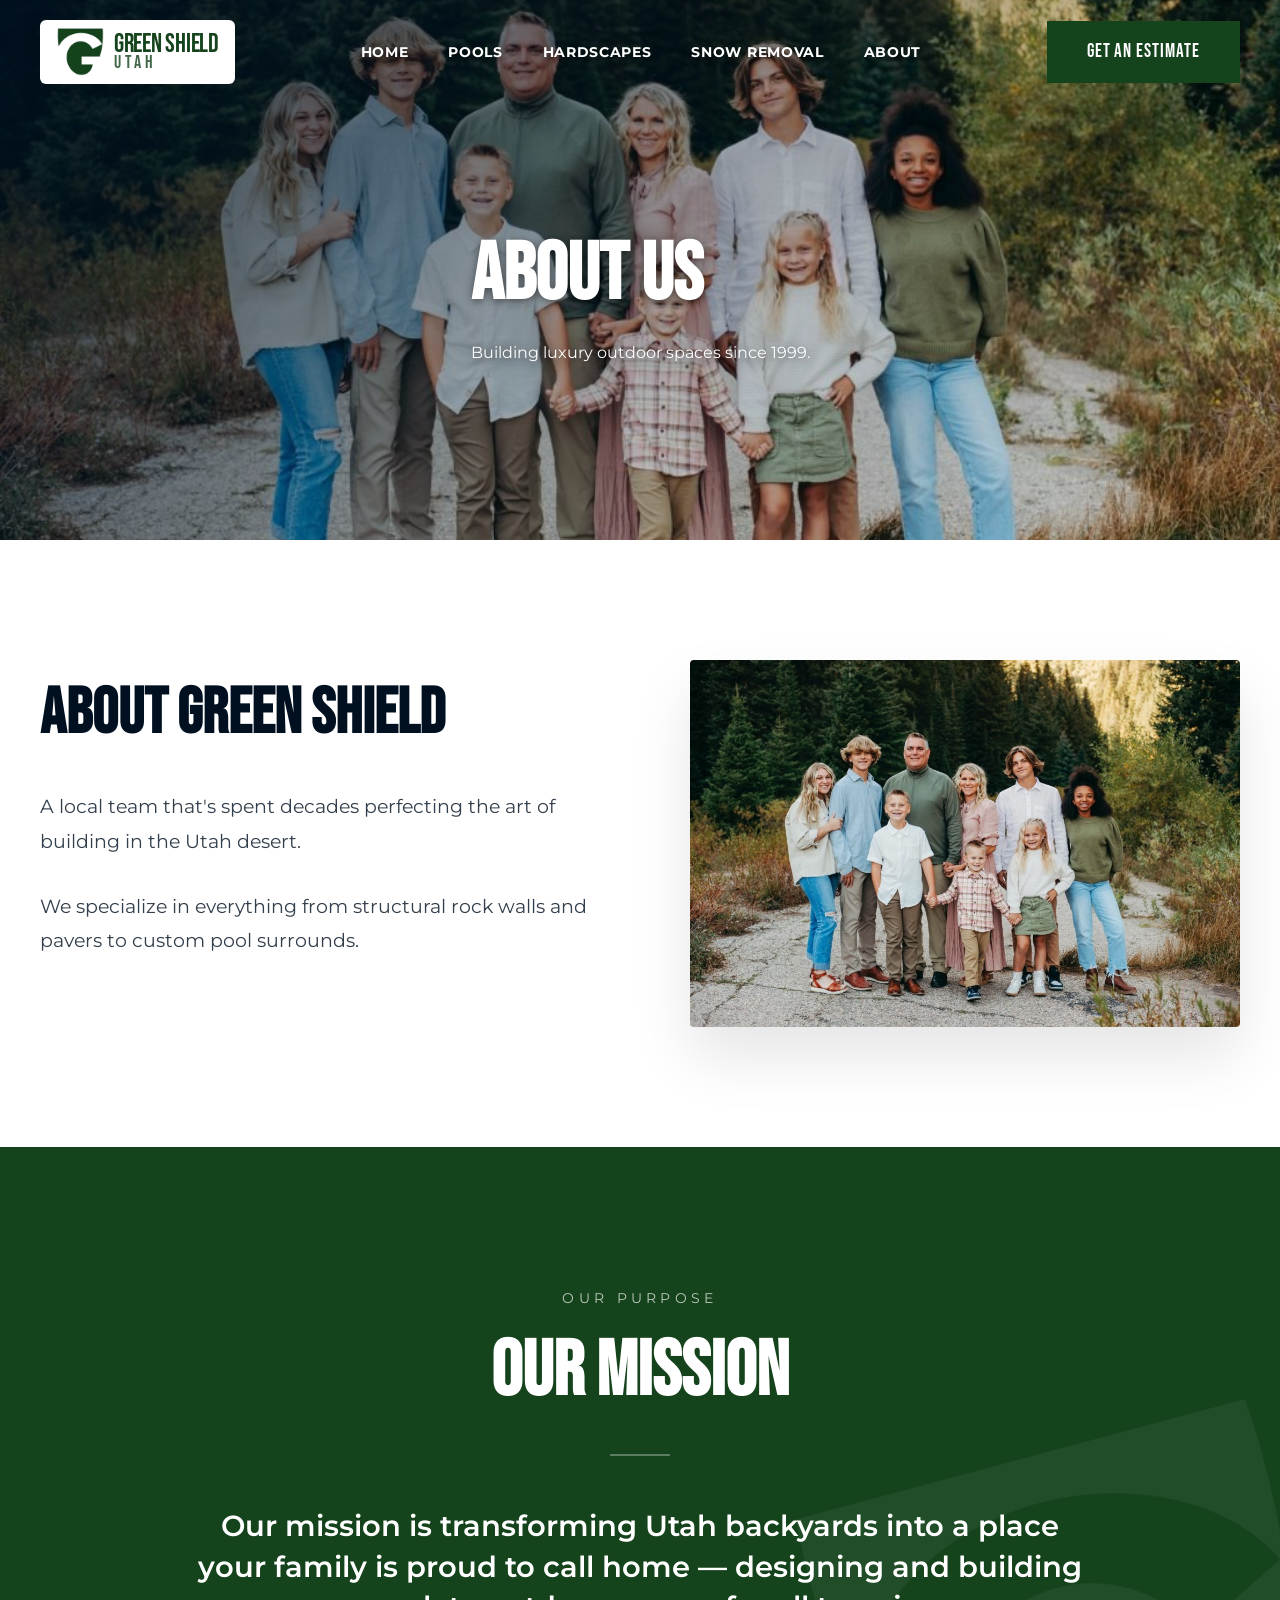
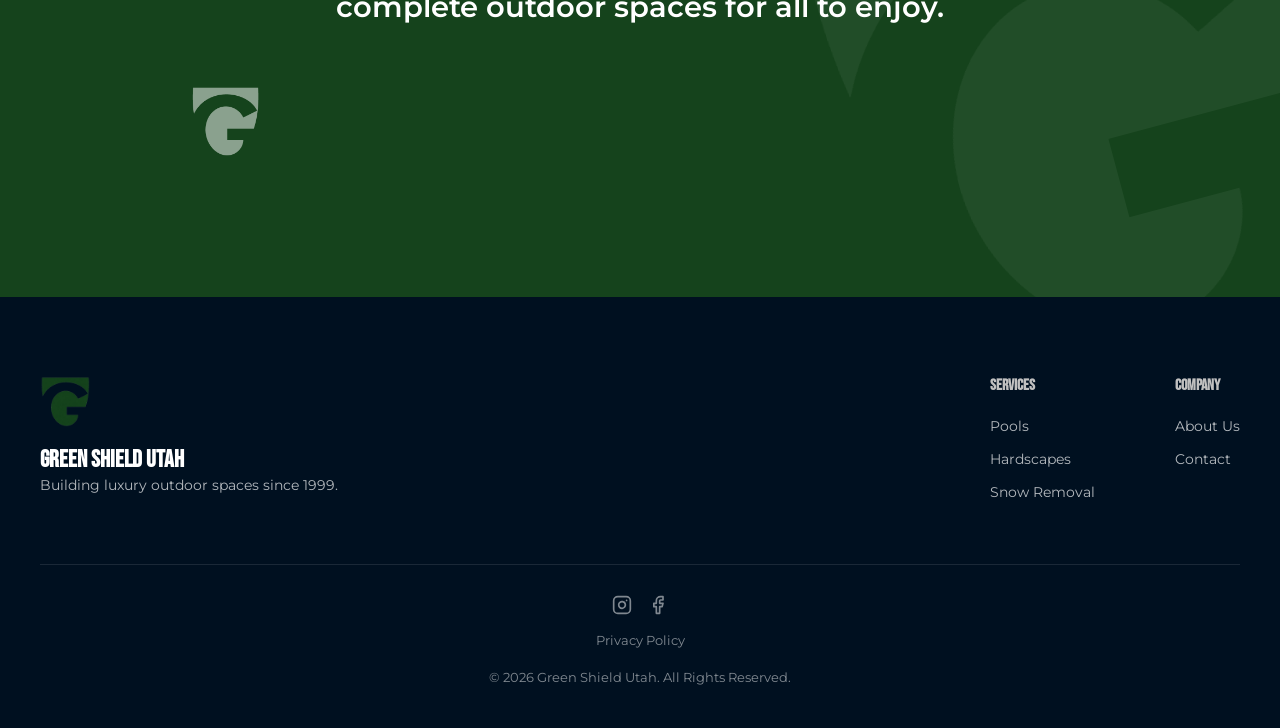
<file: about.html>
<!DOCTYPE html>
<html lang="en">
<head>
    <meta charset="UTF-8">
    <meta name="viewport" content="width=device-width, initial-scale=1.0">
    <title>About Us | Green Shield Utah</title>
    <meta name="description" content="Learn about Green Shield Utah's commitment to quality craftsmanship and integrity.">
    
    <!-- Fonts -->
    <link rel="preconnect" href="https://fonts.googleapis.com">
    <link rel="preconnect" href="https://fonts.gstatic.com" crossorigin>
    <link href="https://fonts.googleapis.com/css2?family=Bebas+Neue&family=Montserrat:wght@400;600;700&display=swap" rel="stylesheet">
    
    <!-- Favicon -->
    <link rel="icon" type="image/png" href="assets/images/logo.png">
    
    <!-- Styles -->
    <link rel="stylesheet" href="style.css">
    <!-- HubSpot Tracking Code -->
    <script type="text/javascript" id="hs-script-loader" async defer src="//js.hs-scripts.com/244953477.js"></script>
</head>
<body>

    <header>
        <div class="container">
            <nav>
                <a href="index.html" class="logo-container">
                    <img src="assets/images/transparentlogo.png" alt="Green Shield Utah Logo" class="logo-mark">
                    <div class="logo-text" >GREEN SHIELD<br><span style="font-size: 0.7em; letter-spacing: 0.2em; opacity: 0.8;">UTAH</span></div>
                </a>
                <div class="menu-toggle"><span></span><span></span><span></span></div><ul class="nav-links">
                    <li><a href="index.html" >Home</a></li>
                    <li><a href="pools.html" >Pools</a></li>
                    <li><a href="hardscapes.html" >Hardscapes</a></li>
                    <li><a href="snow.html" >Snow Removal</a></li>
                    <li><a href="about.html" >About</a></li>
                </ul>
                <a href="index.html#contact" class="btn btn-primary">Get an Estimate</a>
            </nav>
        </div>
    </header>

    <main>
        <!-- About Hero -->
        <section class="hero" style="background-image: url('assets/images/team.jpg');">
            <div class="container">
                <div class="hero-content reveal">
                    <h1 style="font-size: 5rem;">About Us</h1>
                    <p>Building luxury outdoor spaces since 1999.</p>
                </div>
            </div>
        </section>

        <section style="padding: 120px 0;">
            <div class="container">
                <div style="display: grid; grid-template-columns: 1fr 1fr; gap: 100px; align-items: center;">
                    <div class="reveal">
                        <h2 style="font-size: clamp(3rem, 5vw, 4.5rem); margin-bottom: 40px; color: var(--color-navy);">About Green Shield</h2>
                        <p style="margin-bottom: 30px; font-size: 1.2rem; opacity: 0.8; max-width: 100%; line-height: 1.8;">A local team that's spent decades perfecting the art of building in the Utah desert.</p>
                        <p style="margin-bottom: 50px; font-size: 1.2rem; opacity: 0.8; max-width: 100%; line-height: 1.8;">We specialize in everything from structural rock walls and pavers to custom pool surrounds.</p>
                    </div>
                    <div class="reveal">
                        <img src="assets/images/team.jpg" alt="Green Shield Utah Team" style="border-radius: 4px; box-shadow: 0 30px 60px rgba(0,0,0,0.1);">
                    </div>
                </div>
            </div>
        </section>

        <!-- Our Mission Section -->
        <section style="background: var(--color-forest); color: var(--color-white); padding: 140px 0; position: relative; overflow: hidden;">
            <!-- Subtle Background Shield Mark -->
            <div style="position: absolute; right: -50px; bottom: -50px; opacity: 0.05; transform: rotate(-15deg);">
                <img src="assets/images/transparentlogo.png" alt="" style="width: 500px; filter: brightness(0) invert(1);">
            </div>
            
            <div class="container">
                <div style="max-width: 900px; margin: 0 auto; text-align: center;" class="reveal">
                    <span style="text-transform: uppercase; letter-spacing: 0.3em; font-size: 0.9rem; opacity: 0.7; margin-bottom: 20px; display: block;">Our Purpose</span>
                    <h2 style="font-size: clamp(3rem, 6vw, 5rem); margin-bottom: 40px; color: var(--color-white);">Our Mission</h2>
                    <div style="height: 2px; width: 60px; background: var(--color-white); margin: 0 auto 50px; opacity: 0.3;"></div>
                    <p style="font-size: 1.8rem; line-height: 1.4; font-weight: 600; max-width: 100%; margin-bottom: 60px;">Our mission is transforming Utah backyards into a place your family is proud to call home — designing and building complete outdoor spaces for all to enjoy.</p>
                    <img src="assets/images/transparentlogo.png" alt="Green Shield Utah" style="width: 70px; filter: brightness(0) invert(1); opacity: 0.5;">
                </div>
            </div>
        </section>
    </main>

    <footer style="background: var(--color-navy); color: var(--color-white); padding: 80px 0 40px;">
        <div class="container">
            <div style="display: flex; justify-content: space-between; align-items: flex-start; margin-bottom: 60px;">
                <div>
                    <img src="assets/images/transparentlogo.png" alt="Logo" style="width: 50px; margin-bottom: 20px;">
                    <h3 style="font-size: 1.5rem;">Green Shield Utah</h3>
                    <p style="opacity: 0.7; font-size: 0.9rem;">Building luxury outdoor spaces since 1999.</p>
                </div>
                <div style="display: flex; gap: 80px;">
                    <div>
                        <h4 style="margin-bottom: 20px; color: var(--color-mist-gray);">Services</h4>
                        <ul style="opacity: 0.7; font-size: 0.9rem; display: flex; flex-direction: column; gap: 10px;">
                            <li><a href="pools.html">Pools</a></li>
                            <li><a href="hardscapes.html">Hardscapes</a></li>
                            <li><a href="snow.html">Snow Removal</a></li>
                        </ul>
                    </div>
                    <div>
                        <h4 style="margin-bottom: 20px; color: var(--color-mist-gray);">Company</h4>
                        <ul style="opacity: 0.7; font-size: 0.9rem; display: flex; flex-direction: column; gap: 10px;">
                            <li><a href="about.html">About Us</a></li>
                            <li><a href="index.html#contact">Contact</a></li>
                        </ul>
                    </div>
                </div>
            </div>
            <hr style="border: 0; border-top: 1px solid rgba(255,255,255,0.1); margin-bottom: 30px;">
            <div style="display: flex; flex-direction: column; align-items: center; gap: 16px; font-size: 0.8rem; opacity: 0.5; text-align: center;">
                <div style="display: flex; gap: 16px; align-items: center;">
                    <a href="https://www.instagram.com/greenshieldutah/" target="_blank" aria-label="Instagram" style="display: inline-flex; align-items: center; transition: opacity 0.2s;" onmouseover="this.style.opacity='1'" onmouseout="this.style.opacity='0.6'">
                        <svg xmlns="http://www.w3.org/2000/svg" width="20" height="20" viewBox="0 0 24 24" fill="none" stroke="currentColor" stroke-width="2" stroke-linecap="round" stroke-linejoin="round"><rect x="2" y="2" width="20" height="20" rx="5" ry="5"/><path d="M16 11.37A4 4 0 1 1 12.63 8 4 4 0 0 1 16 11.37z"/><line x1="17.5" y1="6.5" x2="17.51" y2="6.5"/></svg>
                    </a>
                    <a href="https://www.facebook.com/Greenshieldutah/" target="_blank" aria-label="Facebook" style="display: inline-flex; align-items: center; transition: opacity 0.2s;" onmouseover="this.style.opacity='1'" onmouseout="this.style.opacity='0.6'">
                        <svg xmlns="http://www.w3.org/2000/svg" width="20" height="20" viewBox="0 0 24 24" fill="none" stroke="currentColor" stroke-width="2" stroke-linecap="round" stroke-linejoin="round"><path d="M18 2h-3a5 5 0 0 0-5 5v3H7v4h3v8h4v-8h3l1-4h-4V7a1 1 0 0 1 1-1h3z"/></svg>
                    </a>
                </div>
                <a href="privacy-policy.html">Privacy Policy</a>
                <p>&copy; 2026 Green Shield Utah. All Rights Reserved.</p>
            </div>
        </div>
    </footer>

    <script src="app.js"></script>
</body>
</html>
</file>
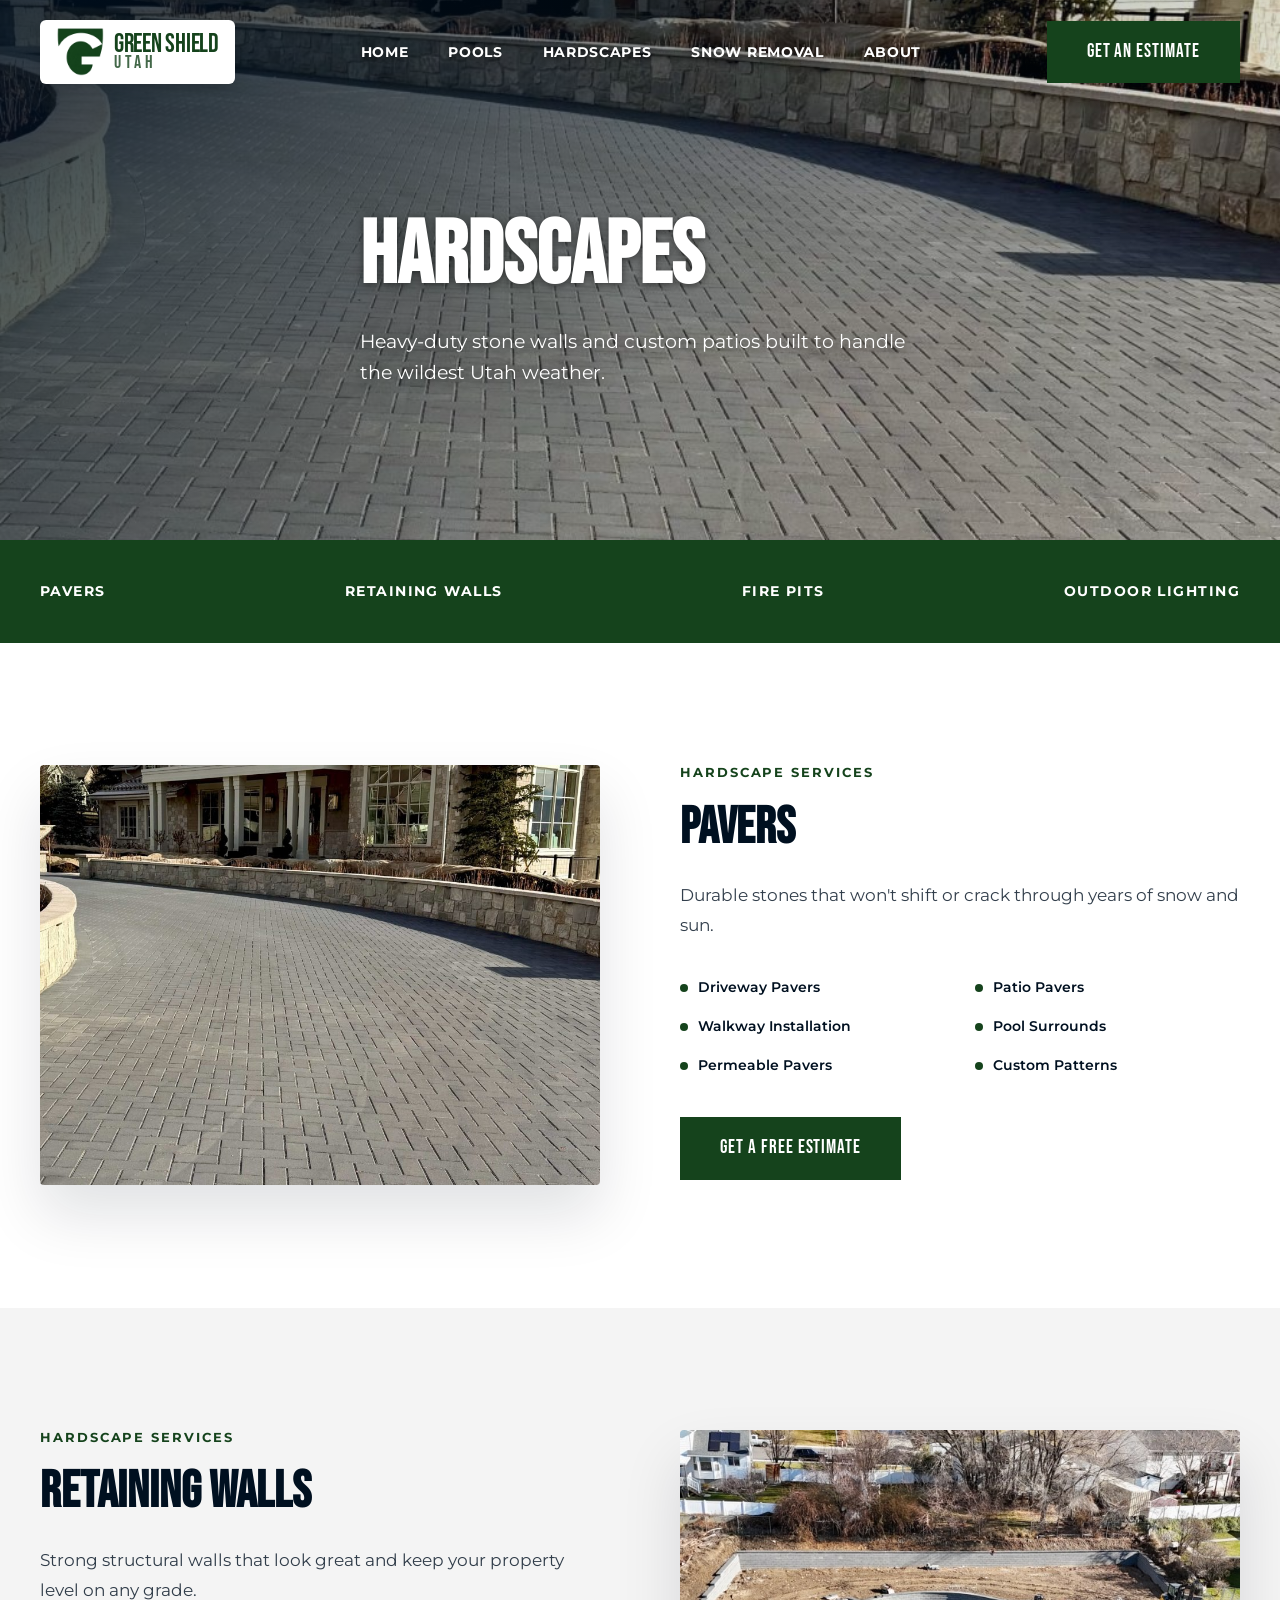
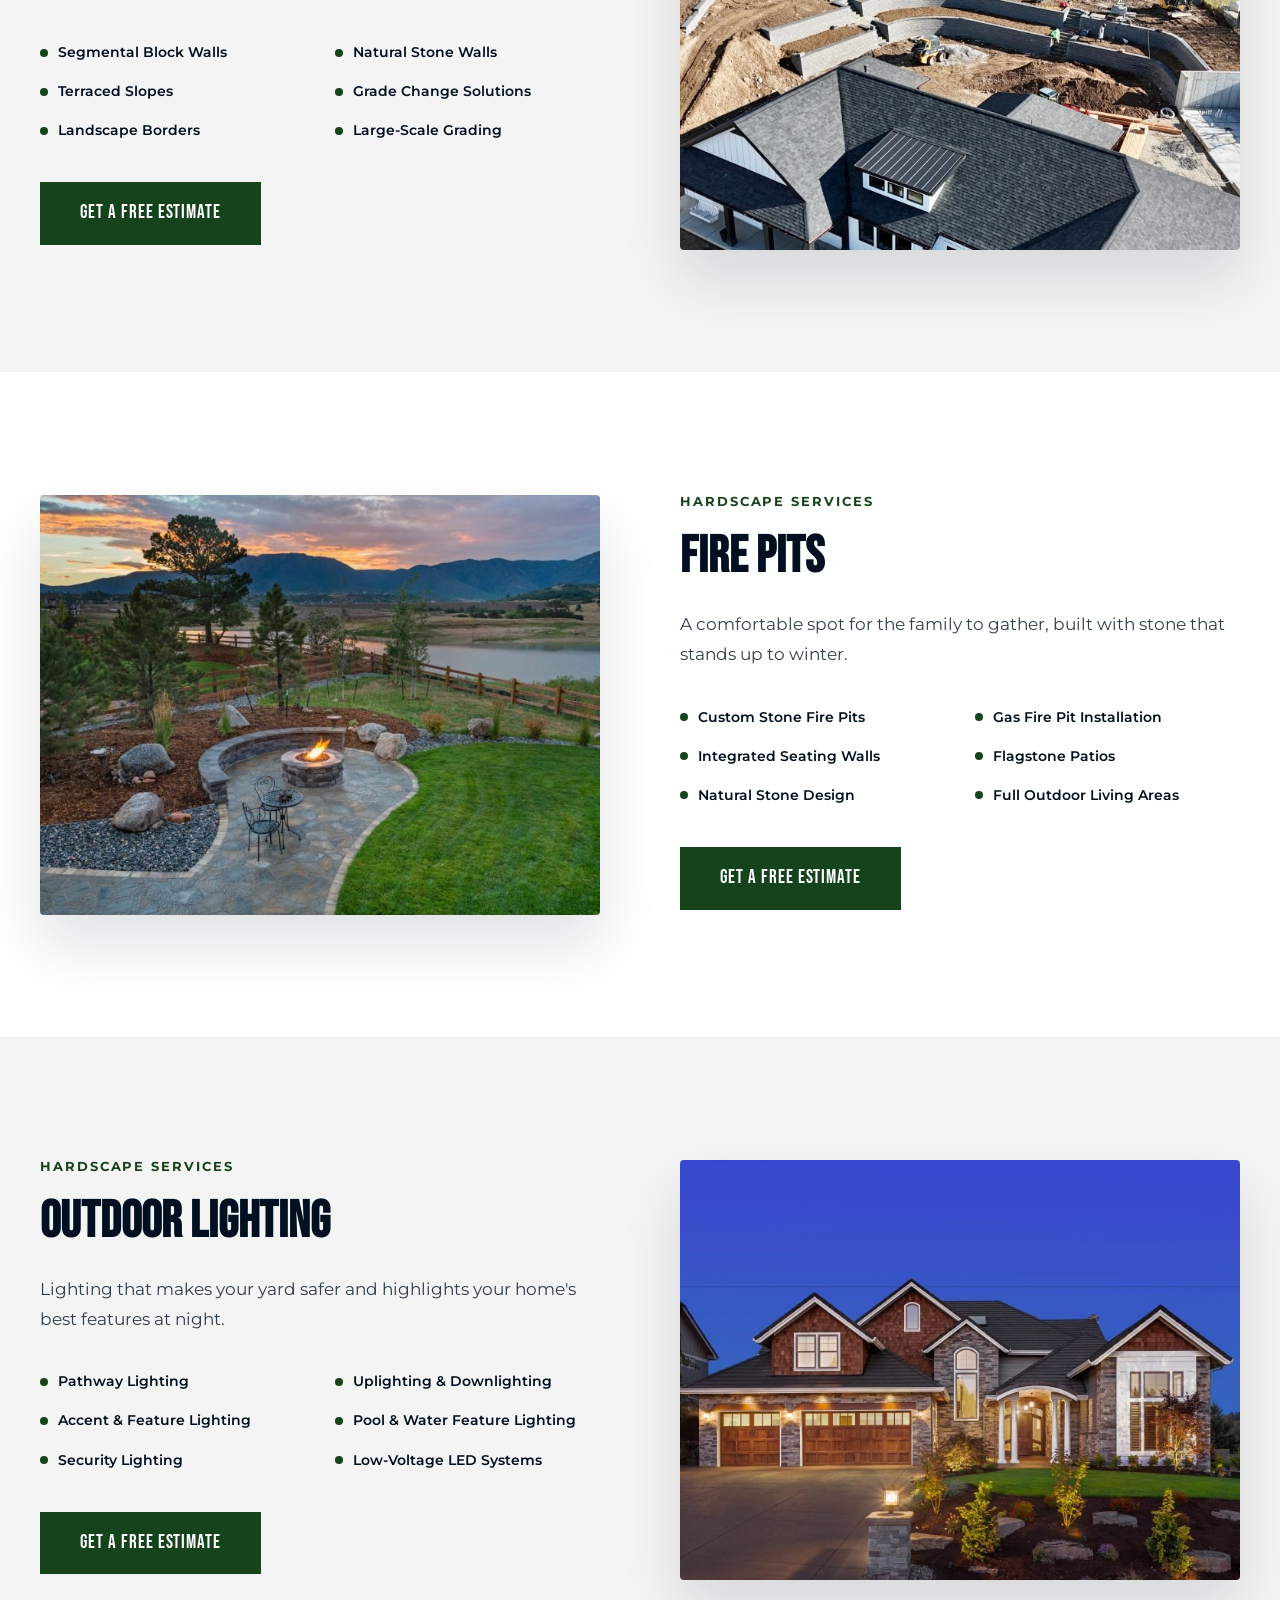
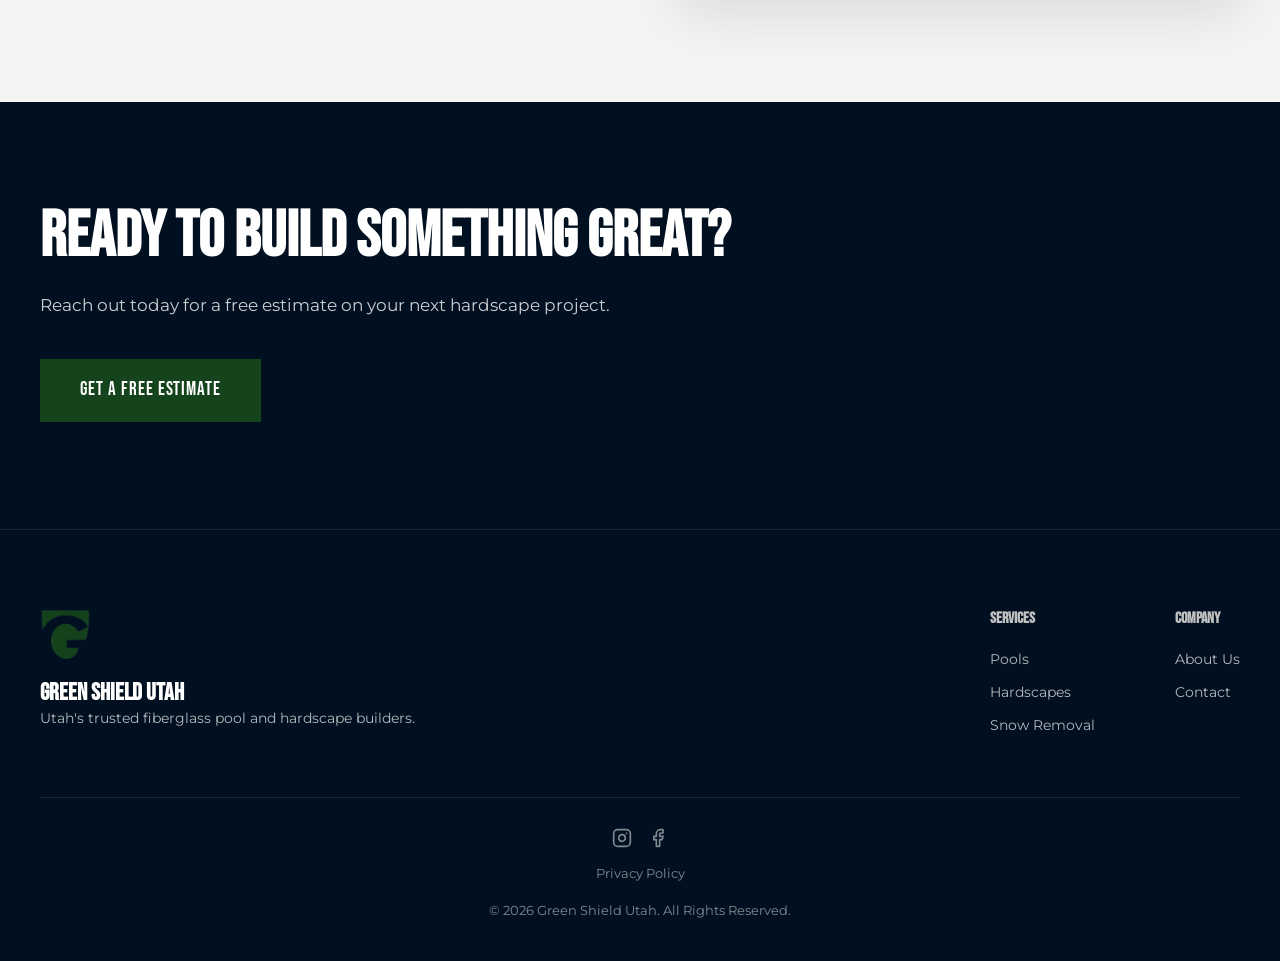
<file: hardscapes.html>
<!DOCTYPE html>
<html lang="en">
<head>
    <meta charset="UTF-8">
    <meta name="viewport" content="width=device-width, initial-scale=1.0">
    <title>Hardscapes | Green Shield Utah</title>
    <meta name="description" content="Expert hardscape services in Utah — pavers, retaining walls, fire pits, and outdoor lighting. Custom-built for your property by Green Shield Utah.">

    <!-- Fonts -->
    <link rel="preconnect" href="https://fonts.googleapis.com">
    <link rel="preconnect" href="https://fonts.gstatic.com" crossorigin>
    <link href="https://fonts.googleapis.com/css2?family=Bebas+Neue&family=Montserrat:wght@400;600;700&display=swap" rel="stylesheet">

    <!-- Favicon -->
    <link rel="icon" type="image/png" href="assets/images/logo.png">

    <!-- Styles -->
    <link rel="stylesheet" href="style.css">

    <style>
        /* Hardscapes page specific */
        .service-section {
            padding: 120px 0;
        }
        .service-section:nth-child(even) {
            background: var(--bg-neutral);
        }
        .service-grid {
            display: grid;
            grid-template-columns: 1fr 1fr;
            gap: 80px;
            align-items: center;
        }
        .service-grid.reverse {
            direction: rtl;
        }
        .service-grid.reverse > * {
            direction: ltr;
        }
        .service-image {
            width: 100%;
            border-radius: 4px;
            box-shadow: 0 30px 60px rgba(0, 16, 32, 0.12);
            display: block;
            object-fit: cover;
            aspect-ratio: 4/3;
        }
        .service-label {
            color: var(--color-forest);
            font-weight: 700;
            letter-spacing: 0.15em;
            text-transform: uppercase;
            font-size: 0.8rem;
            margin-bottom: 16px;
            display: block;
        }
        .service-title {
            font-size: clamp(2.5rem, 4vw, 3.5rem);
            margin-bottom: 24px;
            color: var(--color-navy);
            line-height: 1.1;
        }
        .service-desc {
            opacity: 0.8;
            font-size: 1.05rem;
            line-height: 1.8;
            margin-bottom: 36px;
        }
        .service-bullets {
            display: grid;
            grid-template-columns: 1fr 1fr;
            gap: 16px 30px;
            margin-bottom: 40px;
        }
        .service-bullet {
            display: flex;
            align-items: center;
            gap: 10px;
            font-size: 0.9rem;
            font-weight: 600;
            color: var(--color-navy);
        }
        .service-bullet::before {
            content: '';
            width: 8px;
            height: 8px;
            border-radius: 50%;
            background: var(--color-forest);
            flex-shrink: 0;
        }
        @media (max-width: 900px) {
            .service-grid,
            .service-grid.reverse {
                grid-template-columns: 1fr;
                direction: ltr;
                gap: 40px;
            }
        }
    </style>
    <!-- HubSpot Tracking Code -->
    <script type="text/javascript" id="hs-script-loader" async defer src="//js.hs-scripts.com/244953477.js"></script>
</head>
<body>

    <header>
        <div class="container">
            <nav>
                <a href="index.html" class="logo-container">
                    <img src="assets/images/transparentlogo.png" alt="Green Shield Utah Logo" class="logo-mark">
                    <div class="logo-text">GREEN SHIELD<br><span style="font-size: 0.7em; letter-spacing: 0.2em; opacity: 0.8;">UTAH</span></div>
                </a>
                <div class="menu-toggle"><span></span><span></span><span></span></div><ul class="nav-links">
                    <li><a href="index.html">Home</a></li>
                    <li><a href="pools.html">Pools</a></li>
                    <li><a href="hardscapes.html">Hardscapes</a></li>
                    <li><a href="snow.html">Snow Removal</a></li>
                    <li><a href="about.html">About</a></li>
                </ul>
                <a href="index.html#contact" class="btn btn-primary">Get an Estimate</a>
            </nav>
        </div>
    </header>

    <main>

        <!-- Hardscapes Hero -->
        <section class="hero" style="background-image: url('assets/images/pavers.jpg');">
            <div class="container">
                <div class="hero-content reveal">
                    <h1 style="font-size: clamp(3.5rem, 7vw, 5.5rem);">Hardscapes</h1>
                    <p style="font-size: 1.2rem; max-width: 560px;">Heavy-duty stone walls and custom patios built to handle the wildest Utah weather.</p>
                </div>
            </div>
        </section>

        <!-- Intro Bar -->
        <section class="feature-bar">
            <div class="container">
                <div class="feature-list reveal">
                    <div class="feature-item">Pavers</div>
                    <div class="feature-item">Retaining Walls</div>
                    <div class="feature-item">Fire Pits</div>
                    <div class="feature-item">Outdoor Lighting</div>
                </div>
            </div>
        </section>

        <!-- === PAVERS === -->
        <section class="service-section" id="pavers">
            <div class="container">
                <div class="service-grid reveal">
                    <div>
                        <img src="assets/images/pavers.jpg" alt="Custom paver driveway and walkway by Green Shield Utah" class="service-image">
                    </div>
                    <div>
                        <span class="service-label">Hardscape Services</span>
                        <h2 class="service-title">Pavers</h2>
                        <p class="service-desc">Durable stones that won't shift or crack through years of snow and sun.</p>
                        <div class="service-bullets">
                            <div class="service-bullet">Driveway Pavers</div>
                            <div class="service-bullet">Patio Pavers</div>
                            <div class="service-bullet">Walkway Installation</div>
                            <div class="service-bullet">Pool Surrounds</div>
                            <div class="service-bullet">Permeable Pavers</div>
                            <div class="service-bullet">Custom Patterns</div>
                        </div>
                        <a href="index.html#contact" class="btn btn-primary">Get a Free Estimate</a>
                    </div>
                </div>
            </div>
        </section>

        <!-- === RETAINING WALLS === -->
        <section class="service-section" id="retaining-walls">
            <div class="container">
                <div class="service-grid reverse reveal">
                    <div>
                        <img src="assets/images/retaining-wall.jpg" alt="Retaining wall construction project by Green Shield Utah" class="service-image">
                    </div>
                    <div>
                        <span class="service-label">Hardscape Services</span>
                        <h2 class="service-title">Retaining Walls</h2>
                        <p class="service-desc">Strong structural walls that look great and keep your property level on any grade.</p>
                        <div class="service-bullets">
                            <div class="service-bullet">Segmental Block Walls</div>
                            <div class="service-bullet">Natural Stone Walls</div>
                            <div class="service-bullet">Terraced Slopes</div>
                            <div class="service-bullet">Grade Change Solutions</div>
                            <div class="service-bullet">Landscape Borders</div>
                            <div class="service-bullet">Large-Scale Grading</div>
                        </div>
                        <a href="index.html#contact" class="btn btn-primary">Get a Free Estimate</a>
                    </div>
                </div>
            </div>
        </section>

        <!-- === FIRE PIT === -->
        <section class="service-section" id="fire-pit">
            <div class="container">
                <div class="service-grid reveal">
                    <div>
                        <img src="assets/images/fire-pit.jpg" alt="Custom outdoor fire pit built by Green Shield Utah" class="service-image">
                    </div>
                    <div>
                        <span class="service-label">Hardscape Services</span>
                        <h2 class="service-title">Fire Pits</h2>
                        <p class="service-desc">A comfortable spot for the family to gather, built with stone that stands up to winter.</p>
                        <div class="service-bullets">
                            <div class="service-bullet">Custom Stone Fire Pits</div>
                            <div class="service-bullet">Gas Fire Pit Installation</div>
                            <div class="service-bullet">Integrated Seating Walls</div>
                            <div class="service-bullet">Flagstone Patios</div>
                            <div class="service-bullet">Natural Stone Design</div>
                            <div class="service-bullet">Full Outdoor Living Areas</div>
                        </div>
                        <a href="index.html#contact" class="btn btn-primary">Get a Free Estimate</a>
                    </div>
                </div>
            </div>
        </section>

        <!-- === OUTDOOR LIGHTING === -->
        <section class="service-section" id="outdoor-lighting">
            <div class="container">
                <div class="service-grid reverse reveal">
                    <div>
                        <img src="assets/images/outdoor-lighting.jpg" alt="Professional outdoor lighting installation by Green Shield Utah" class="service-image">
                    </div>
                    <div>
                        <span class="service-label">Hardscape Services</span>
                        <h2 class="service-title">Outdoor Lighting</h2>
                        <p class="service-desc">Lighting that makes your yard safer and highlights your home's best features at night.</p>
                        <div class="service-bullets">
                            <div class="service-bullet">Pathway Lighting</div>
                            <div class="service-bullet">Uplighting & Downlighting</div>
                            <div class="service-bullet">Accent & Feature Lighting</div>
                            <div class="service-bullet">Pool & Water Feature Lighting</div>
                            <div class="service-bullet">Security Lighting</div>
                            <div class="service-bullet">Low-Voltage LED Systems</div>
                        </div>
                        <a href="index.html#contact" class="btn btn-primary">Get a Free Estimate</a>
                    </div>
                </div>
            </div>
        </section>

        <!-- CTA -->
        <section style="padding: 100px 0; background: var(--color-navy); color: white; text-align: left;">
            <div class="container reveal">
                <h2 style="font-size: clamp(2.5rem, 5vw, 4rem); margin-bottom: 20px; color: white;">Ready to build something great?</h2>
                <p style="margin-bottom: 40px; opacity: 0.8; max-width: 580px; font-size: 1.05rem;">Reach out today for a free estimate on your next hardscape project.</p>
                <a href="index.html#contact" class="btn btn-primary">Get a Free Estimate</a>
            </div>
        </section>

    </main>

    <footer style="background: var(--color-navy); color: var(--color-white); padding: 80px 0 40px; border-top: 1px solid rgba(255,255,255,0.08);">
        <div class="container">
            <div style="display: flex; justify-content: space-between; align-items: flex-start; margin-bottom: 60px;">
                <div>
                    <img src="assets/images/transparentlogo.png" alt="Logo" style="width: 50px; margin-bottom: 20px;">
                    <h3 style="font-size: 1.5rem;">Green Shield Utah</h3>
                    <p style="opacity: 0.7; font-size: 0.9rem;">Utah's trusted fiberglass pool and hardscape builders.</p>
                </div>
                <div style="display: flex; gap: 80px;">
                    <div>
                        <h4 style="margin-bottom: 20px; color: var(--color-mist-gray);">Services</h4>
                        <ul style="opacity: 0.7; font-size: 0.9rem; display: flex; flex-direction: column; gap: 10px;">
                            <li><a href="pools.html">Pools</a></li>
                            <li><a href="hardscapes.html">Hardscapes</a></li>
                            <li><a href="snow.html">Snow Removal</a></li>
                        </ul>
                    </div>
                    <div>
                        <h4 style="margin-bottom: 20px; color: var(--color-mist-gray);">Company</h4>
                        <ul style="opacity: 0.7; font-size: 0.9rem; display: flex; flex-direction: column; gap: 10px;">
                            <li><a href="about.html">About Us</a></li>
                            <li><a href="index.html#contact">Contact</a></li>
                        </ul>
                    </div>
                </div>
            </div>
            <hr style="border: 0; border-top: 1px solid rgba(255,255,255,0.1); margin-bottom: 30px;">
            <div style="display: flex; flex-direction: column; align-items: center; gap: 16px; font-size: 0.8rem; opacity: 0.5; text-align: center;">
                <div style="display: flex; gap: 16px; align-items: center;">
                    <a href="https://www.instagram.com/greenshieldutah/" target="_blank" aria-label="Instagram" style="display: inline-flex; align-items: center; transition: opacity 0.2s;" onmouseover="this.style.opacity='1'" onmouseout="this.style.opacity='0.6'">
                        <svg xmlns="http://www.w3.org/2000/svg" width="20" height="20" viewBox="0 0 24 24" fill="none" stroke="currentColor" stroke-width="2" stroke-linecap="round" stroke-linejoin="round"><rect x="2" y="2" width="20" height="20" rx="5" ry="5"/><path d="M16 11.37A4 4 0 1 1 12.63 8 4 4 0 0 1 16 11.37z"/><line x1="17.5" y1="6.5" x2="17.51" y2="6.5"/></svg>
                    </a>
                    <a href="https://www.facebook.com/Greenshieldutah/" target="_blank" aria-label="Facebook" style="display: inline-flex; align-items: center; transition: opacity 0.2s;" onmouseover="this.style.opacity='1'" onmouseout="this.style.opacity='0.6'">
                        <svg xmlns="http://www.w3.org/2000/svg" width="20" height="20" viewBox="0 0 24 24" fill="none" stroke="currentColor" stroke-width="2" stroke-linecap="round" stroke-linejoin="round"><path d="M18 2h-3a5 5 0 0 0-5 5v3H7v4h3v8h4v-8h3l1-4h-4V7a1 1 0 0 1 1-1h3z"/></svg>
                    </a>
                </div>
                <a href="privacy-policy.html">Privacy Policy</a>
                <p>&copy; 2026 Green Shield Utah. All Rights Reserved.</p>
            </div>
        </div>
    </footer>

    <script src="app.js"></script>
</body>
</html>
</file>
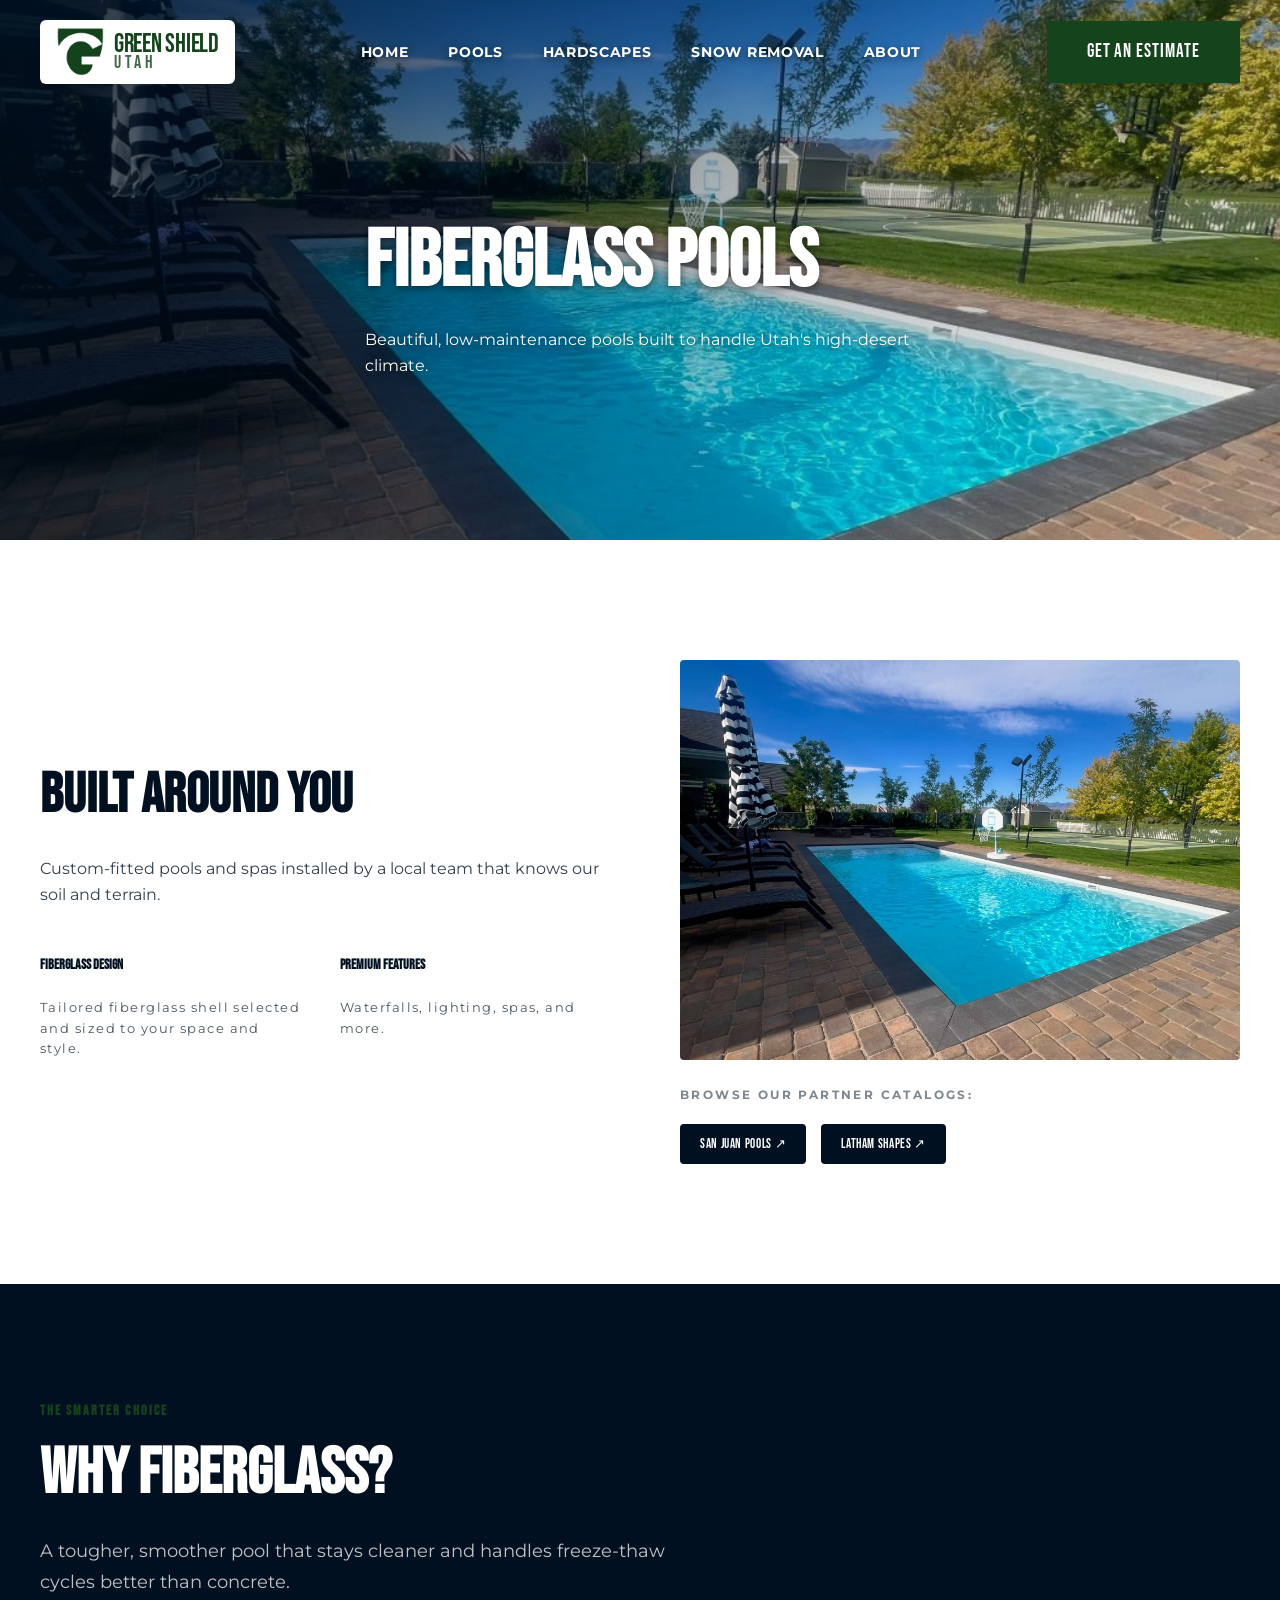
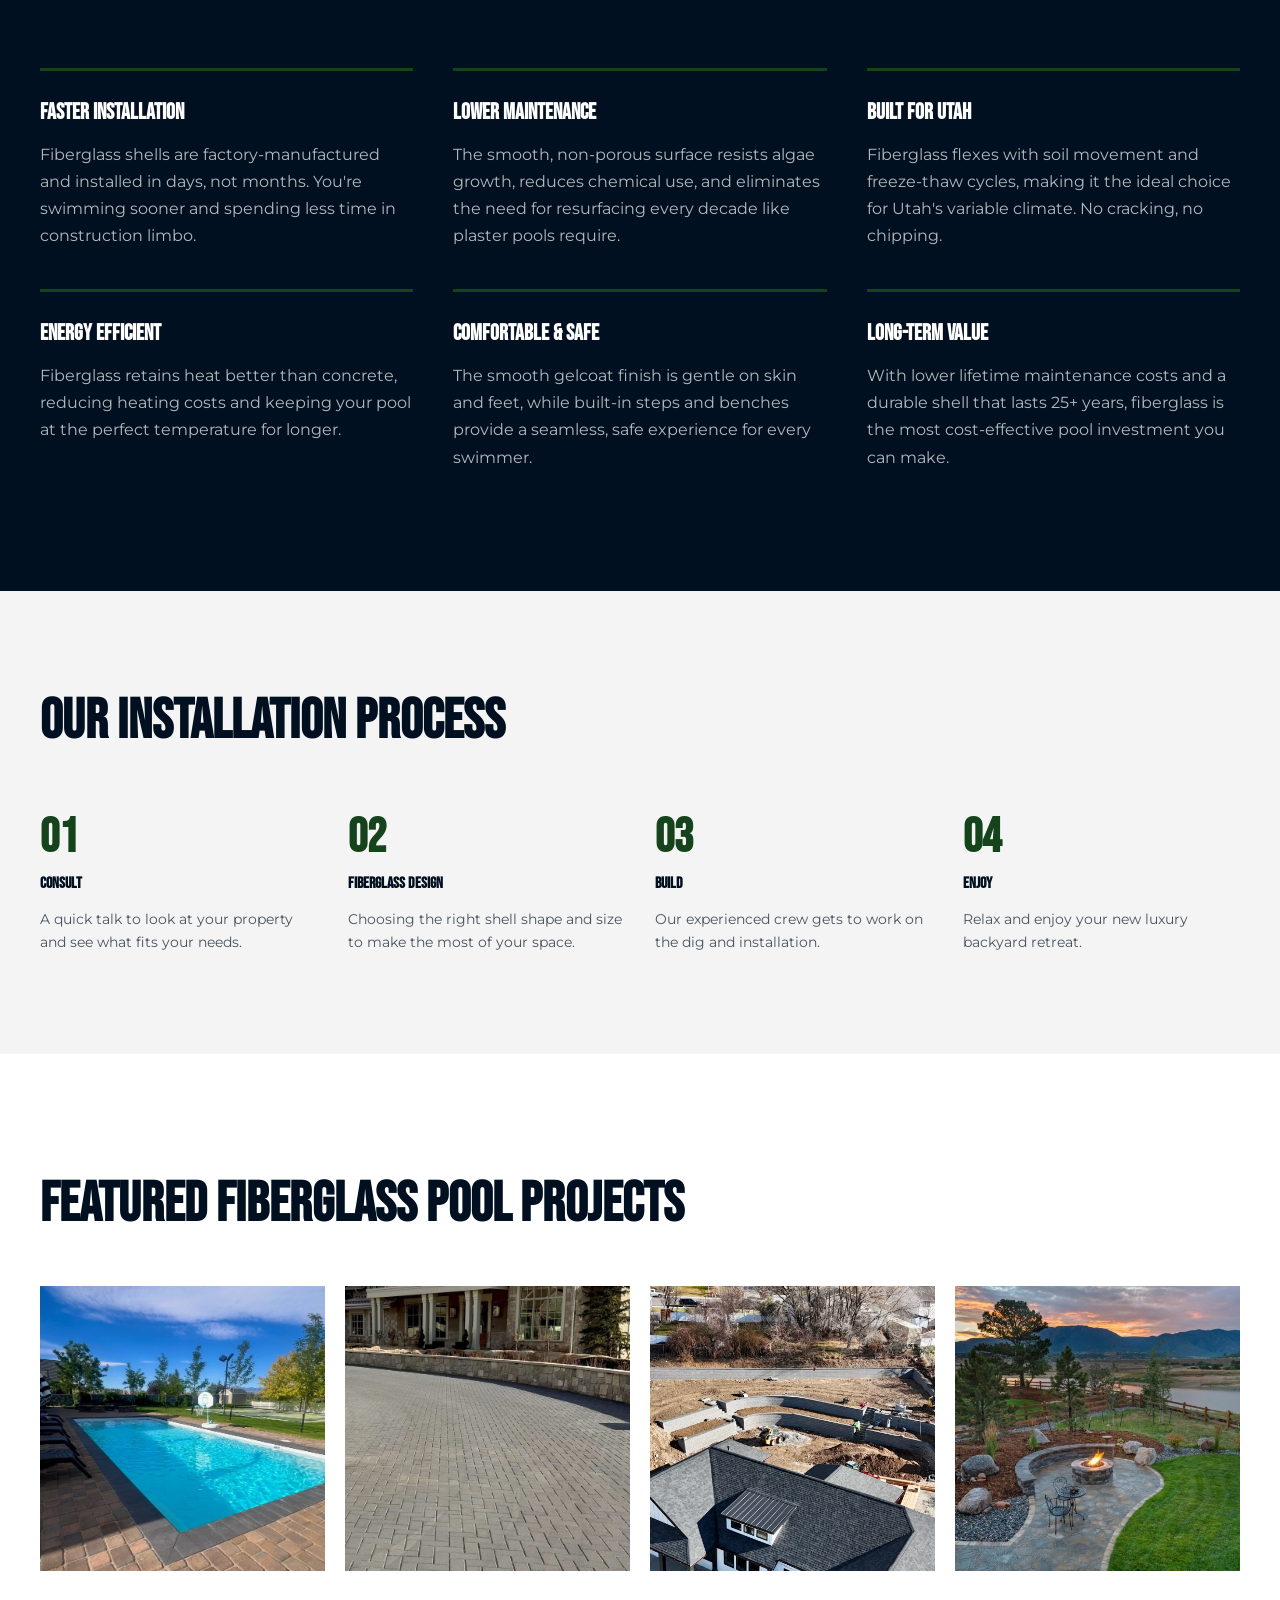
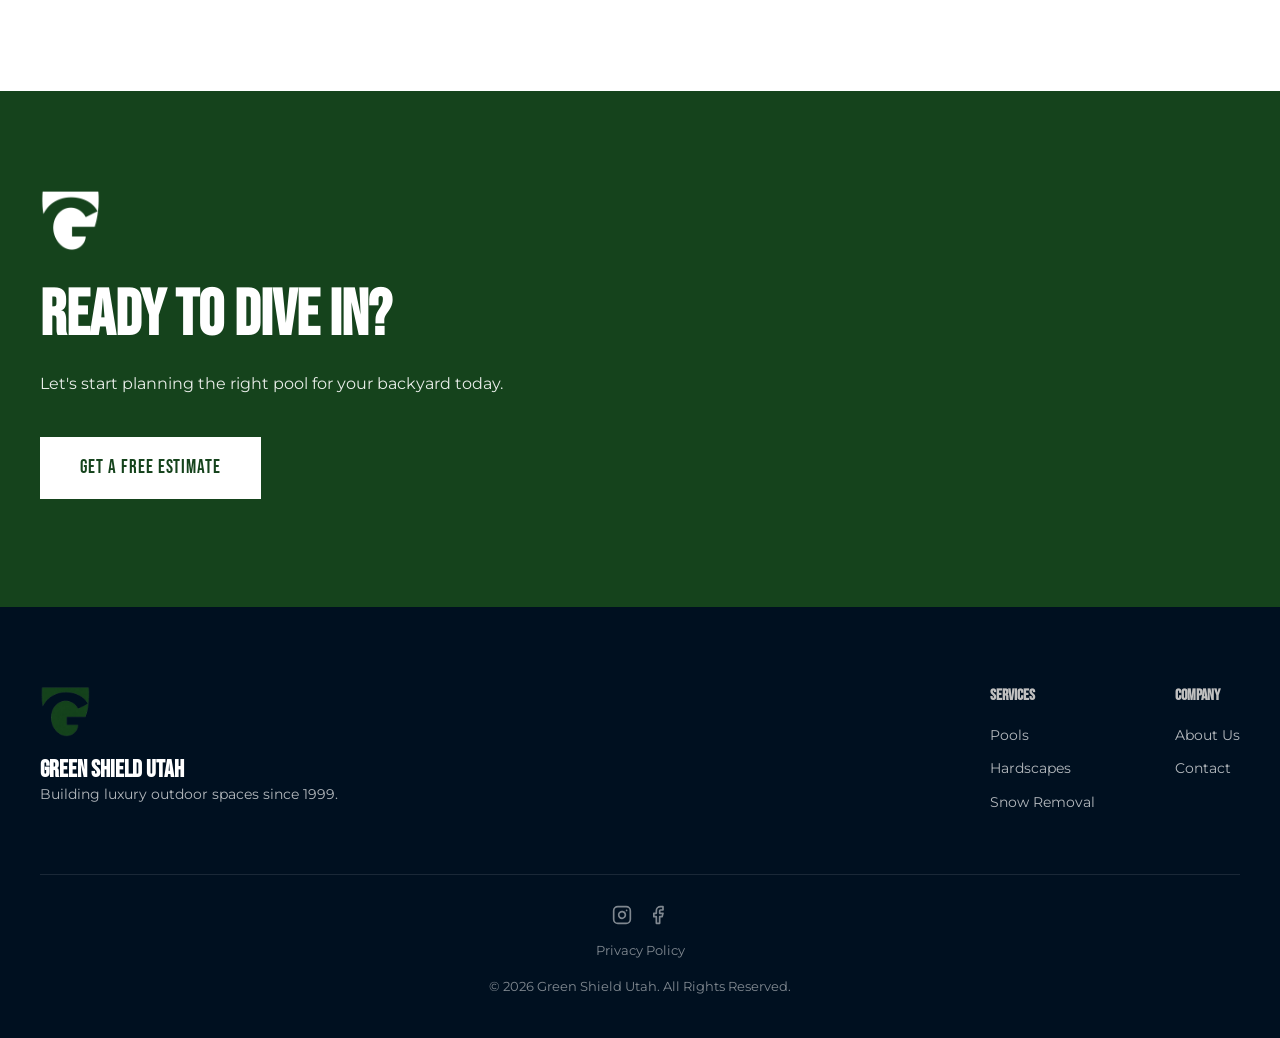
<file: pools.html>
<!DOCTYPE html>
<html lang="en">

<head>
    <meta charset="UTF-8">
    <meta name="viewport" content="width=device-width, initial-scale=1.0">
    <title>Fiberglass Pools | Green Shield Utah</title>
    <meta name="description" content="Luxury fiberglass pools and spas designed for relaxation and Utah living.">

    <!-- Fonts -->
    <link rel="preconnect" href="https://fonts.googleapis.com">
    <link rel="preconnect" href="https://fonts.gstatic.com" crossorigin>
    <link href="https://fonts.googleapis.com/css2?family=Bebas+Neue&family=Montserrat:wght@400;600;700&display=swap"
        rel="stylesheet">

    <!-- Favicon -->
    <link rel="icon" type="image/png" href="assets/images/logo.png">

    <!-- Styles -->
    <link rel="stylesheet" href="style.css">
    <!-- HubSpot Tracking Code -->
    <script type="text/javascript" id="hs-script-loader" async defer src="//js.hs-scripts.com/244953477.js"></script>
</head>

<body>

    <header> <!-- Force scrolled state for subpages -->
        <div class="container">
            <nav>
                <a href="index.html" class="logo-container">
                    <img src="assets/images/transparentlogo.png" alt="Green Shield Utah Logo" class="logo-mark">
                    <div class="logo-text">GREEN SHIELD<br><span
                            style="font-size: 0.7em; letter-spacing: 0.2em; opacity: 0.8;">UTAH</span></div>
                </a>
                <div class="menu-toggle"><span></span><span></span><span></span></div>
                <ul class="nav-links">
                    <li><a href="index.html">Home</a></li>
                    <li><a href="pools.html">Pools</a></li>
                    <li><a href="hardscapes.html">Hardscapes</a></li>
                    <li><a href="snow.html">Snow Removal</a></li>
                    <li><a href="about.html">About</a></li>
                </ul>
                <a href="index.html#contact" class="btn btn-primary">Get an Estimate</a>
            </nav>
        </div>
    </header>

    <main>
        <!-- Pools Hero -->
        <section class="hero" style="background-image: url('assets/images/pool-real.jpg');">
            <div class="container">
                <div class="hero-content reveal">
                    <h1 style="font-size: 5rem;">Fiberglass Pools</h1>
                    <p>Beautiful, low-maintenance pools built to handle Utah's high-desert climate.</p>
                </div>
            </div>
        </section>

        <!-- Built Around You -->
        <section style="padding: 120px 0;">
            <div class="container">
                <div style="display: grid; grid-template-columns: 1fr 1fr; gap: 80px; align-items: center;">
                    <div class="reveal">
                        <h2 style="font-size: 3.5rem; margin-bottom: 30px;">Built Around You</h2>
                        <p style="margin-bottom: 40px; opacity: 0.8;">Custom-fitted pools and spas installed by a local
                            team that knows our soil and terrain.</p>

                        <div style="display: grid; grid-template-columns: 1fr 1fr; gap: 40px;">
                            <div class="feature-item"
                                style="color: var(--color-navy); flex-direction: column; align-items: flex-start;">
                                <h4 style="margin: 10px 0;">Fiberglass Design</h4>
                                <p style="font-size: 0.8rem; text-transform: none; font-weight: 400; opacity: 0.7;">
                                    Tailored fiberglass shell selected and sized to your space and style.</p>
                            </div>
                            <div class="feature-item"
                                style="color: var(--color-navy); flex-direction: column; align-items: flex-start;">
                                <h4 style="margin: 10px 0;">Premium Features</h4>
                                <p style="font-size: 0.8rem; text-transform: none; font-weight: 400; opacity: 0.7;">
                                    Waterfalls, lighting, spas, and more.</p>
                            </div>
                        </div>
                    </div>
                    <div class="reveal">
                        <img src="assets/images/pool-real.jpg" alt="Fiberglass Pool installed by Green Shield Utah"
                            style="border-radius: 4px; display: block; width: 100%;">
                        <div style="display: flex; gap: 15px; margin-top: 25px; align-items: center; justify-content: flex-start; flex-wrap: wrap;">
                            <span style="font-size: 0.75rem; font-weight: 700; text-transform: uppercase; letter-spacing: 0.2em; opacity: 0.5; display: block; width: 100%; margin-bottom: 5px;">Browse Our Partner Catalogs:</span>
                            <a href="https://www.sanjuanpools.com" target="_blank" class="btn btn-navy" style="padding: 10px 20px; font-size: 0.8rem; border-radius: 4px;">San Juan Pools &nearr;</a>
                            <a href="https://www.lathampool.com/fiberglass-pool-shapes/" target="_blank" class="btn btn-navy" style="padding: 10px 20px; font-size: 0.8rem; border-radius: 4px;">Latham Shapes &nearr;</a>
                        </div>
                    </div>
                </div>
            </div>
        </section>

        <!-- Why Fiberglass Section -->
        <section id="why-fiberglass"
            style="background: var(--color-navy); color: var(--color-white); padding: 120px 0;">
            <div class="container">
                <div style="text-align: left; margin-bottom: 70px;" class="reveal">
                    <h5
                        style="color: var(--color-forest); margin-bottom: 20px; font-weight: 700; letter-spacing: 0.15em; text-transform: uppercase; font-size: 0.85rem;">
                        The Smarter Choice</h5>
                    <h2 style="font-size: clamp(2.5rem, 5vw, 4rem); color: var(--color-white); margin-bottom: 25px;">Why
                        Fiberglass?</h2>
                    <p style="max-width: 680px; opacity: 0.75; font-size: 1.1rem; line-height: 1.8;">A tougher, smoother
                        pool that stays cleaner and handles freeze-thaw cycles better than concrete.</p>
                </div>
                <div style="display: grid; grid-template-columns: repeat(3, 1fr); gap: 40px;" class="reveal">
                    <div style="border-top: 3px solid var(--color-forest); padding-top: 30px;">
                        <h4 style="font-size: 1.4rem; margin-bottom: 15px; color: var(--color-white);">Faster
                            Installation</h4>
                        <p style="opacity: 0.7; line-height: 1.7;">Fiberglass shells are factory-manufactured and
                            installed in days, not months. You're swimming sooner and spending less time in construction
                            limbo.</p>
                    </div>
                    <div style="border-top: 3px solid var(--color-forest); padding-top: 30px;">
                        <h4 style="font-size: 1.4rem; margin-bottom: 15px; color: var(--color-white);">Lower Maintenance
                        </h4>
                        <p style="opacity: 0.7; line-height: 1.7;">The smooth, non-porous surface resists algae growth,
                            reduces chemical use, and eliminates the need for resurfacing every decade like plaster
                            pools require.</p>
                    </div>
                    <div style="border-top: 3px solid var(--color-forest); padding-top: 30px;">
                        <h4 style="font-size: 1.4rem; margin-bottom: 15px; color: var(--color-white);">Built for Utah
                        </h4>
                        <p style="opacity: 0.7; line-height: 1.7;">Fiberglass flexes with soil movement and freeze-thaw
                            cycles, making it the ideal choice for Utah's variable climate. No cracking, no chipping.
                        </p>
                    </div>
                    <div style="border-top: 3px solid var(--color-forest); padding-top: 30px;">
                        <h4 style="font-size: 1.4rem; margin-bottom: 15px; color: var(--color-white);">Energy Efficient
                        </h4>
                        <p style="opacity: 0.7; line-height: 1.7;">Fiberglass retains heat better than concrete,
                            reducing heating costs and keeping your pool at the perfect temperature for longer.</p>
                    </div>
                    <div style="border-top: 3px solid var(--color-forest); padding-top: 30px;">
                        <h4 style="font-size: 1.4rem; margin-bottom: 15px; color: var(--color-white);">Comfortable &amp;
                            Safe</h4>
                        <p style="opacity: 0.7; line-height: 1.7;">The smooth gelcoat finish is gentle on skin and feet,
                            while built-in steps and benches provide a seamless, safe experience for every swimmer.</p>
                    </div>
                    <div style="border-top: 3px solid var(--color-forest); padding-top: 30px;">
                        <h4 style="font-size: 1.4rem; margin-bottom: 15px; color: var(--color-white);">Long-Term Value
                        </h4>
                        <p style="opacity: 0.7; line-height: 1.7;">With lower lifetime maintenance costs and a durable
                            shell that lasts 25+ years, fiberglass is the most cost-effective pool investment you can
                            make.</p>
                    </div>
                </div>
            </div>
        </section>

        <!-- Pool Process -->
        <section style="background: var(--bg-neutral); padding: 100px 0;">
            <div class="container">
                <h2 style="font-size: 3.5rem; margin-bottom: 60px; text-align: left;" class="reveal">Our Installation
                    Process</h2>
                <div style="display: grid; grid-template-columns: repeat(4, 1fr); gap: 30px;" class="reveal">
                    <div style="text-align: left;">
                        <h3 style="color: var(--color-forest); font-size: 3rem; margin-bottom: 10px;">01</h3>
                        <h4 style="margin-bottom: 15px;">Consult</h4>
                        <p style="font-size: 0.9rem; opacity: 0.7;">A quick talk to look at your property and see what
                            fits your needs.</p>
                    </div>
                    <div style="text-align: left;">
                        <h3 style="color: var(--color-forest); font-size: 3rem; margin-bottom: 10px;">02</h3>
                        <h4 style="margin-bottom: 15px;">Fiberglass Design</h4>
                        <p style="font-size: 0.9rem; opacity: 0.7;">Choosing the right shell shape and size to make the
                            most of your space.</p>
                    </div>
                    <div style="text-align: left;">
                        <h3 style="color: var(--color-forest); font-size: 3rem; margin-bottom: 10px;">03</h3>
                        <h4 style="margin-bottom: 15px;">Build</h4>
                        <p style="font-size: 0.9rem; opacity: 0.7;">Our experienced crew gets to work on the dig and
                            installation.</p>
                    </div>
                    <div style="text-align: left;">
                        <h3 style="color: var(--color-forest); font-size: 3rem; margin-bottom: 10px;">04</h3>
                        <h4 style="margin-bottom: 15px;">Enjoy</h4>
                        <p style="font-size: 0.9rem; opacity: 0.7;">Relax and enjoy your new luxury backyard retreat.
                        </p>
                    </div>
                </div>
            </div>
        </section>


        <!-- Featured Projects -->
        <section style="padding: 120px 0;">
            <div class="container">
                <h2 style="font-size: 3.5rem; margin-bottom: 50px;" class="reveal">Featured Fiberglass Pool Projects
                </h2>
                <div class="gallery-grid reveal">
                    <img src="assets/images/pool-real.jpg" alt="Fiberglass Pool Project 1">
                    <img src="assets/images/pavers.jpg" alt="Pool Paver Surround">
                    <img src="assets/images/retaining-wall.jpg" alt="Retaining Wall Project">
                    <img src="assets/images/fire-pit.jpg" alt="Outdoor Fire Pit">
                </div>
            </div>
        </section>

        <!-- CTA Section -->
        <section style="padding: 100px 0; background: var(--color-forest); color: white; text-align: left;">
            <div class="container reveal">
                <img src="assets/images/transparentlogo.png" alt="Logo"
                    style="width: 60px; margin-bottom: 30px; filter: brightness(0) invert(1);">
                <h2 style="font-size: 4rem; margin-bottom: 20px;">Ready to dive in?</h2>
                <p style="margin-bottom: 40px; opacity: 0.9; max-width: 600px;">
                    Let's start planning the right pool for your backyard today.</p>
                <a href="index.html#contact" class="btn btn-primary"
                    style="background: white; color: var(--color-forest);">Get a Free Estimate</a>
            </div>
        </section>
    </main>

    <footer style="background: var(--color-navy); color: var(--color-white); padding: 80px 0 40px;">
        <div class="container">
            <div style="display: flex; justify-content: space-between; align-items: flex-start; margin-bottom: 60px;">
                <div>
                    <img src="assets/images/transparentlogo.png" alt="Logo" style="width: 50px; margin-bottom: 20px;">
                    <h3 style="font-size: 1.5rem;">Green Shield Utah</h3>
                    <p style="opacity: 0.7; font-size: 0.9rem;">Building luxury outdoor spaces since 1999.</p>
                </div>
                <div style="display: flex; gap: 80px;">
                    <div>
                        <h4 style="margin-bottom: 20px; color: var(--color-mist-gray);">Services</h4>
                        <ul style="opacity: 0.7; font-size: 0.9rem; display: flex; flex-direction: column; gap: 10px;">
                            <li><a href="pools.html">Pools</a></li>
                            <li><a href="hardscapes.html">Hardscapes</a></li>
                            <li><a href="snow.html">Snow Removal</a></li>
                        </ul>
                    </div>
                    <div>
                        <h4 style="margin-bottom: 20px; color: var(--color-mist-gray);">Company</h4>
                        <ul style="opacity: 0.7; font-size: 0.9rem; display: flex; flex-direction: column; gap: 10px;">
                            <li><a href="about.html">About Us</a></li>
                            <li><a href="index.html#contact">Contact</a></li>
                        </ul>
                    </div>
                </div>
            </div>
            <hr style="border: 0; border-top: 1px solid rgba(255,255,255,0.1); margin-bottom: 30px;">
            <div style="display: flex; flex-direction: column; align-items: center; gap: 16px; font-size: 0.8rem; opacity: 0.5; text-align: center;">
                <div style="display: flex; gap: 16px; align-items: center;">
                    <a href="https://www.instagram.com/greenshieldutah/" target="_blank" aria-label="Instagram" style="display: inline-flex; align-items: center; transition: opacity 0.2s;" onmouseover="this.style.opacity='1'" onmouseout="this.style.opacity='0.6'">
                        <svg xmlns="http://www.w3.org/2000/svg" width="20" height="20" viewBox="0 0 24 24" fill="none" stroke="currentColor" stroke-width="2" stroke-linecap="round" stroke-linejoin="round"><rect x="2" y="2" width="20" height="20" rx="5" ry="5"/><path d="M16 11.37A4 4 0 1 1 12.63 8 4 4 0 0 1 16 11.37z"/><line x1="17.5" y1="6.5" x2="17.51" y2="6.5"/></svg>
                    </a>
                    <a href="https://www.facebook.com/Greenshieldutah/" target="_blank" aria-label="Facebook" style="display: inline-flex; align-items: center; transition: opacity 0.2s;" onmouseover="this.style.opacity='1'" onmouseout="this.style.opacity='0.6'">
                        <svg xmlns="http://www.w3.org/2000/svg" width="20" height="20" viewBox="0 0 24 24" fill="none" stroke="currentColor" stroke-width="2" stroke-linecap="round" stroke-linejoin="round"><path d="M18 2h-3a5 5 0 0 0-5 5v3H7v4h3v8h4v-8h3l1-4h-4V7a1 1 0 0 1 1-1h3z"/></svg>
                    </a>
                </div>
                <a href="privacy-policy.html">Privacy Policy</a>
                <p>&copy; 2026 Green Shield Utah. All Rights Reserved.</p>
            </div>
        </div>
    </footer>

    <script src="app.js"></script>
</body>

</html>
</file>
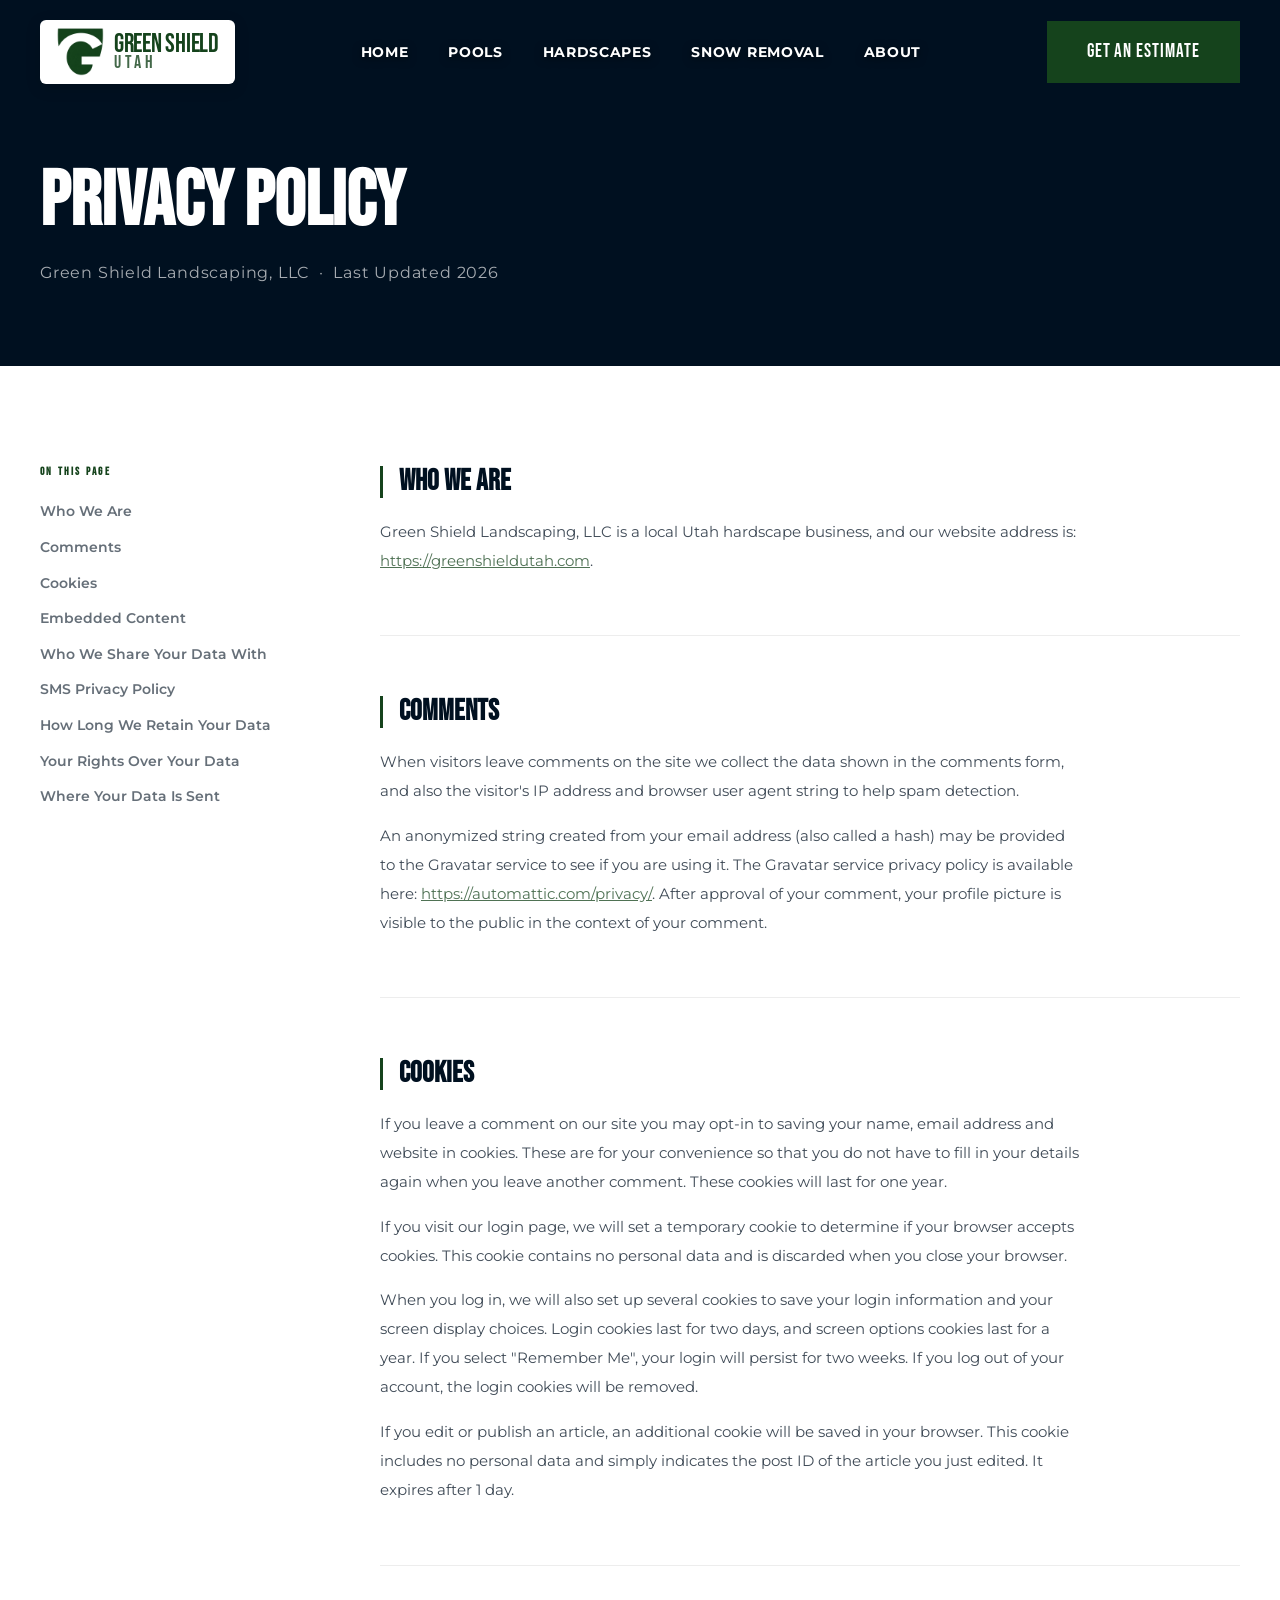
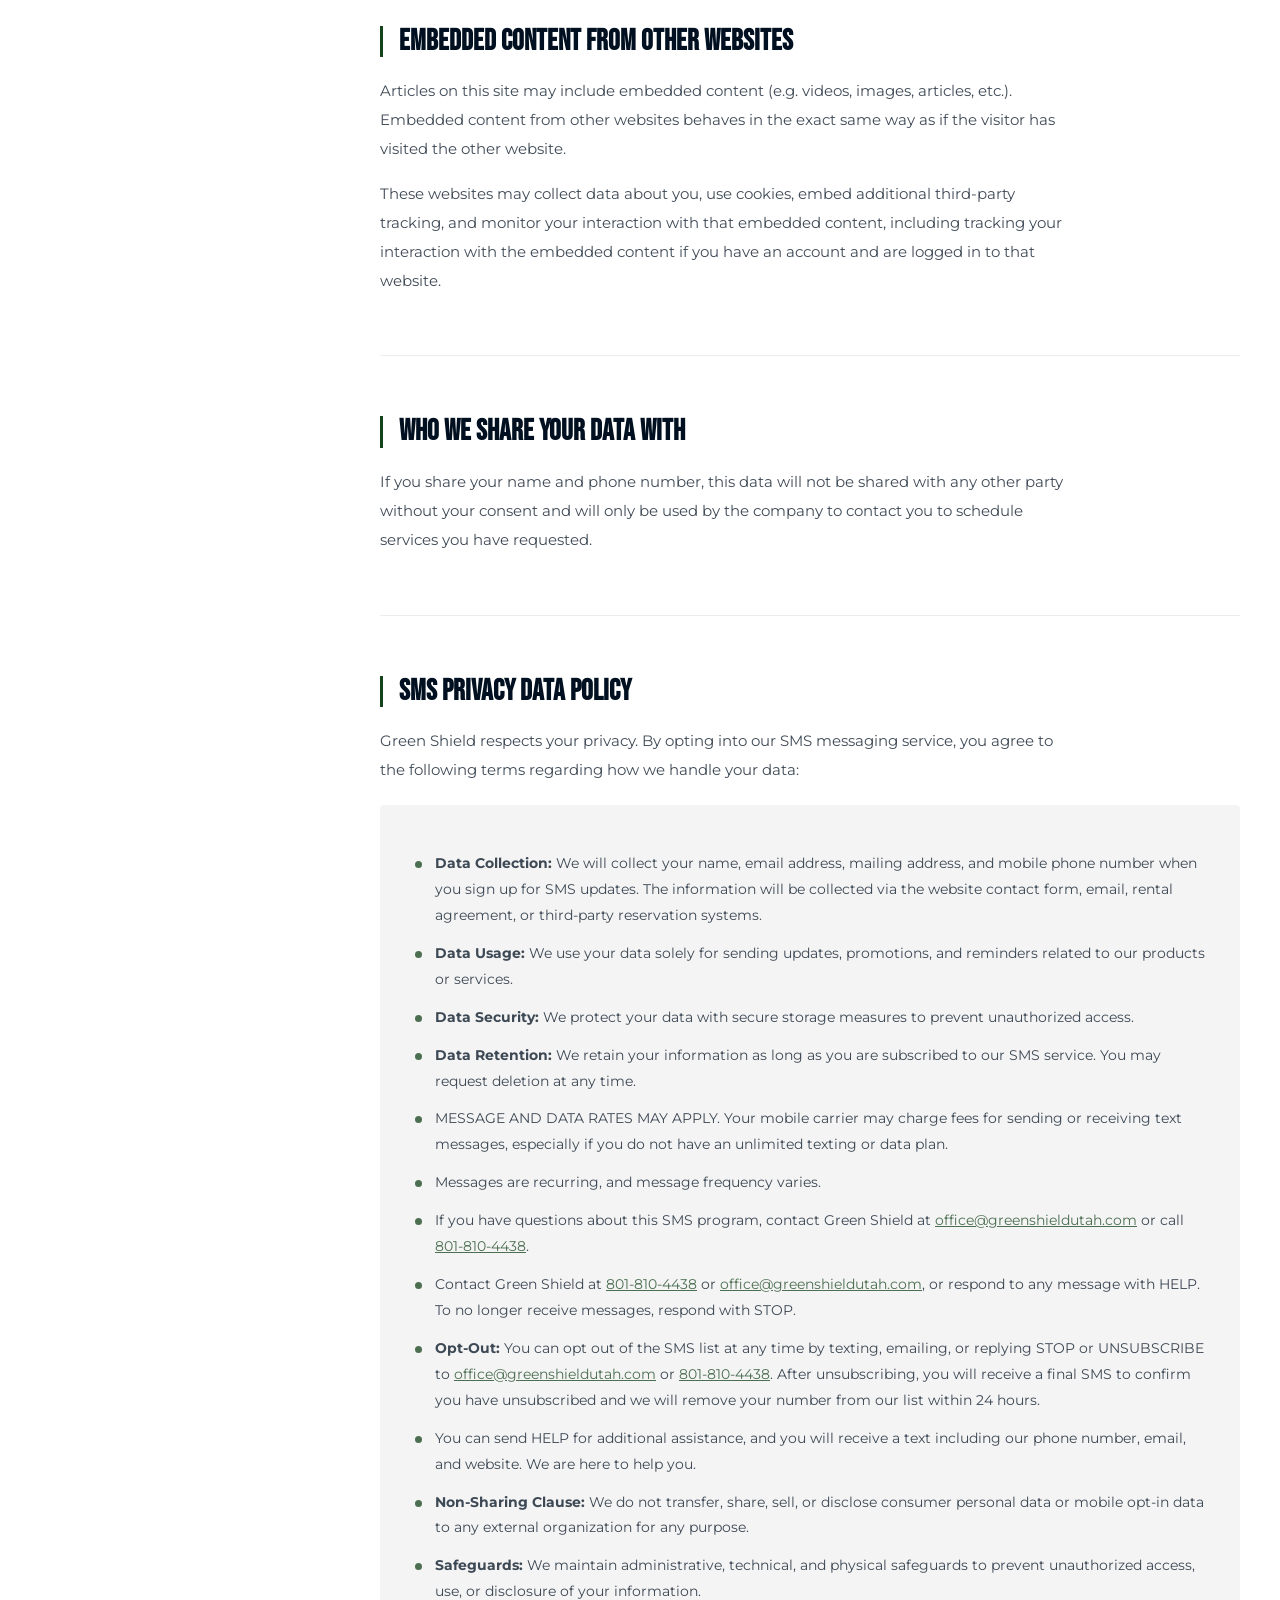
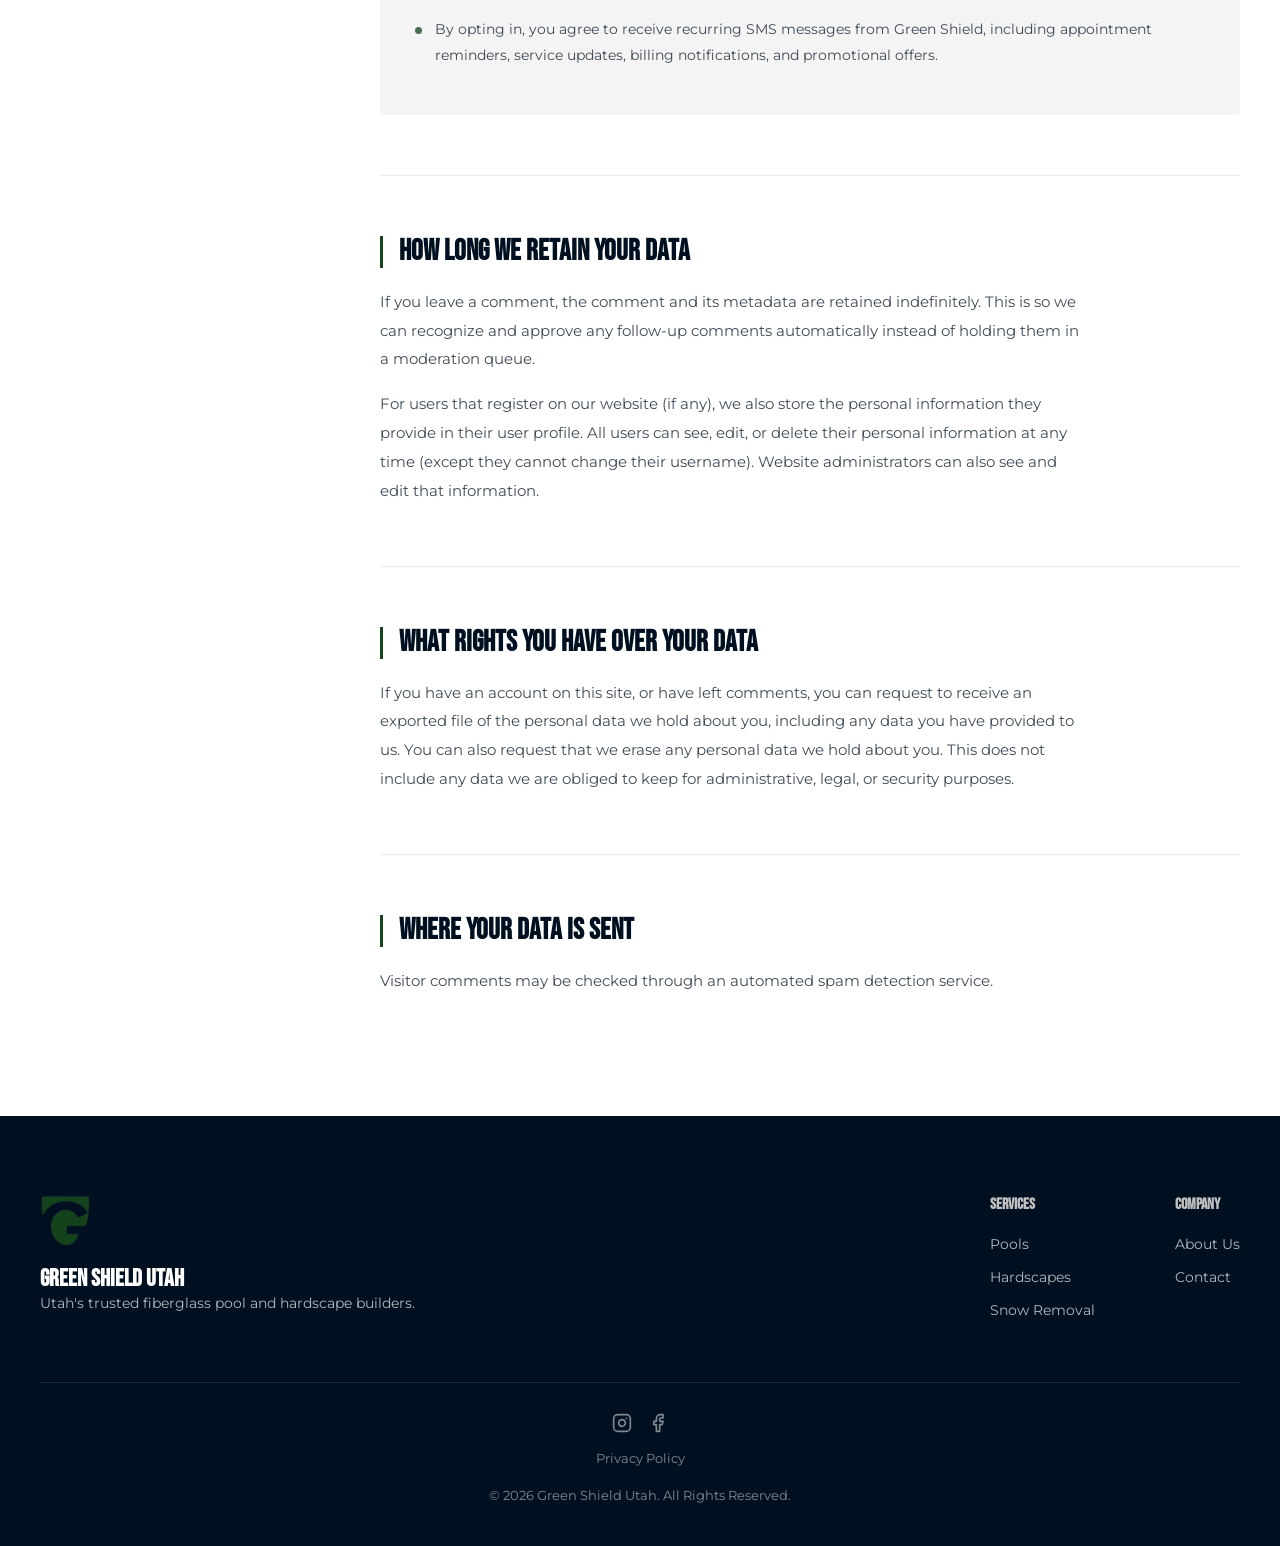
<file: privacy-policy.html>
<!DOCTYPE html>
<html lang="en">
<head>
    <meta charset="UTF-8">
    <meta name="viewport" content="width=device-width, initial-scale=1.0">
    <title>Privacy Policy | Green Shield Utah</title>
    <meta name="description" content="Privacy Policy for Green Shield Utah — Green Shield Landscaping, LLC. Learn how we collect, use, and protect your personal data.">

    <!-- Fonts -->
    <link rel="preconnect" href="https://fonts.googleapis.com">
    <link rel="preconnect" href="https://fonts.gstatic.com" crossorigin>
    <link href="https://fonts.googleapis.com/css2?family=Bebas+Neue&family=Montserrat:wght@400;600;700&display=swap" rel="stylesheet">

    <!-- Favicon -->
    <link rel="icon" type="image/png" href="assets/images/logo.png">

    <!-- Styles -->
    <link rel="stylesheet" href="style.css">

    <!-- HubSpot Tracking Code -->
    <script type="text/javascript" id="hs-script-loader" async defer src="//js.hs-scripts.com/244953477.js"></script>

    <style>
        .policy-hero {
            background: var(--color-navy);
            padding: 160px 0 80px;
            color: var(--color-white);
        }
        .policy-hero h1 {
            font-size: clamp(3rem, 6vw, 5rem);
            margin-bottom: 16px;
        }
        .policy-hero p {
            opacity: 0.65;
            font-size: 1rem;
            letter-spacing: 0.05em;
        }
        .policy-body {
            padding: 100px 0 120px;
            background: var(--color-white);
        }
        .policy-grid {
            display: grid;
            grid-template-columns: 260px 1fr;
            gap: 80px;
            align-items: start;
        }
        /* Sticky sidebar TOC */
        .policy-toc {
            position: sticky;
            top: 100px;
        }
        .policy-toc h4 {
            font-size: 0.7rem;
            letter-spacing: 0.2em;
            text-transform: uppercase;
            color: var(--color-forest);
            font-weight: 700;
            margin-bottom: 20px;
        }
        .policy-toc ul {
            list-style: none;
            display: flex;
            flex-direction: column;
            gap: 10px;
        }
        .policy-toc ul li a {
            font-size: 0.85rem;
            color: var(--color-navy);
            opacity: 0.6;
            text-decoration: none;
            transition: opacity 0.2s, color 0.2s;
            font-weight: 600;
        }
        .policy-toc ul li a:hover {
            opacity: 1;
            color: var(--color-forest);
        }
        /* Policy content */
        .policy-content section {
            margin-bottom: 60px;
            padding-bottom: 60px;
            border-bottom: 1px solid rgba(0,0,0,0.07);
        }
        .policy-content section:last-child {
            border-bottom: none;
            margin-bottom: 0;
            padding-bottom: 0;
        }
        .policy-content h2 {
            font-size: 1.8rem;
            color: var(--color-navy);
            margin-bottom: 20px;
            padding-left: 16px;
            border-left: 3px solid var(--color-forest);
        }
        .policy-content p {
            font-size: 0.95rem;
            line-height: 1.9;
            opacity: 0.75;
            margin-bottom: 16px;
        }
        .policy-content p:last-child {
            margin-bottom: 0;
        }
        .policy-content ul {
            margin: 16px 0;
            display: flex;
            flex-direction: column;
            gap: 12px;
        }
        .policy-content ul li {
            font-size: 0.95rem;
            line-height: 1.8;
            opacity: 0.75;
            padding-left: 20px;
            position: relative;
        }
        .policy-content ul li::before {
            content: '';
            position: absolute;
            left: 0;
            top: 10px;
            width: 7px;
            height: 7px;
            border-radius: 50%;
            background: var(--color-forest);
            flex-shrink: 0;
        }
        .policy-content a {
            color: var(--color-forest);
            text-decoration: underline;
        }
        .sms-callout {
            background: var(--bg-neutral);
            border-radius: 4px;
            padding: 30px 35px;
            margin-top: 20px;
        }
        .sms-callout p,
        .sms-callout li {
            font-size: 0.9rem !important;
        }
        @media (max-width: 900px) {
            .policy-grid {
                grid-template-columns: 1fr;
                gap: 40px;
            }
            .policy-toc {
                position: static;
                background: var(--bg-neutral);
                padding: 24px 28px;
                border-radius: 4px;
            }
        }
    </style>
</head>
<body>

    <header>
        <div class="container">
            <nav>
                <a href="index.html" class="logo-container">
                    <img src="assets/images/transparentlogo.png" alt="Green Shield Utah Logo" class="logo-mark">
                    <div class="logo-text">GREEN SHIELD<br><span style="font-size: 0.7em; letter-spacing: 0.2em; opacity: 0.8;">UTAH</span></div>
                </a>
                <div class="menu-toggle"><span></span><span></span><span></span></div>
                <ul class="nav-links">
                    <li><a href="index.html">Home</a></li>
                    <li><a href="pools.html">Pools</a></li>
                    <li><a href="hardscapes.html">Hardscapes</a></li>
                    <li><a href="snow.html">Snow Removal</a></li>
                    <li><a href="about.html">About</a></li>
                </ul>
                <a href="index.html#contact" class="btn btn-primary">Get an Estimate</a>
            </nav>
        </div>
    </header>

    <main>

        <!-- Hero -->
        <section class="policy-hero">
            <div class="container">
                <h1>Privacy Policy</h1>
                <p>Green Shield Landscaping, LLC &nbsp;·&nbsp; Last Updated 2026</p>
            </div>
        </section>

        <!-- Body -->
        <section class="policy-body">
            <div class="container">
                <div class="policy-grid">

                    <!-- Sidebar TOC -->
                    <aside class="policy-toc">
                        <h4>On This Page</h4>
                        <ul>
                            <li><a href="#who-we-are">Who We Are</a></li>
                            <li><a href="#comments">Comments</a></li>
                            <li><a href="#cookies">Cookies</a></li>
                            <li><a href="#embedded-content">Embedded Content</a></li>
                            <li><a href="#data-sharing">Who We Share Your Data With</a></li>
                            <li><a href="#sms-policy">SMS Privacy Policy</a></li>
                            <li><a href="#data-retention">How Long We Retain Your Data</a></li>
                            <li><a href="#your-rights">Your Rights Over Your Data</a></li>
                            <li><a href="#data-sent">Where Your Data Is Sent</a></li>
                        </ul>
                    </aside>

                    <!-- Main Content -->
                    <div class="policy-content">

                        <section id="who-we-are">
                            <h2>Who We Are</h2>
                            <p>Green Shield Landscaping, LLC is a local Utah hardscape business, and our website address is: <a href="https://greenshieldutah.com" target="_blank">https://greenshieldutah.com</a>.</p>
                        </section>

                        <section id="comments">
                            <h2>Comments</h2>
                            <p>When visitors leave comments on the site we collect the data shown in the comments form, and also the visitor's IP address and browser user agent string to help spam detection.</p>
                            <p>An anonymized string created from your email address (also called a hash) may be provided to the Gravatar service to see if you are using it. The Gravatar service privacy policy is available here: <a href="https://automattic.com/privacy/" target="_blank">https://automattic.com/privacy/</a>. After approval of your comment, your profile picture is visible to the public in the context of your comment.</p>
                        </section>

                        <section id="cookies">
                            <h2>Cookies</h2>
                            <p>If you leave a comment on our site you may opt-in to saving your name, email address and website in cookies. These are for your convenience so that you do not have to fill in your details again when you leave another comment. These cookies will last for one year.</p>
                            <p>If you visit our login page, we will set a temporary cookie to determine if your browser accepts cookies. This cookie contains no personal data and is discarded when you close your browser.</p>
                            <p>When you log in, we will also set up several cookies to save your login information and your screen display choices. Login cookies last for two days, and screen options cookies last for a year. If you select "Remember Me", your login will persist for two weeks. If you log out of your account, the login cookies will be removed.</p>
                            <p>If you edit or publish an article, an additional cookie will be saved in your browser. This cookie includes no personal data and simply indicates the post ID of the article you just edited. It expires after 1 day.</p>
                        </section>

                        <section id="embedded-content">
                            <h2>Embedded Content From Other Websites</h2>
                            <p>Articles on this site may include embedded content (e.g. videos, images, articles, etc.). Embedded content from other websites behaves in the exact same way as if the visitor has visited the other website.</p>
                            <p>These websites may collect data about you, use cookies, embed additional third-party tracking, and monitor your interaction with that embedded content, including tracking your interaction with the embedded content if you have an account and are logged in to that website.</p>
                        </section>

                        <section id="data-sharing">
                            <h2>Who We Share Your Data With</h2>
                            <p>If you share your name and phone number, this data will not be shared with any other party without your consent and will only be used by the company to contact you to schedule services you have requested.</p>
                        </section>

                        <section id="sms-policy">
                            <h2>SMS Privacy Data Policy</h2>
                            <p>Green Shield respects your privacy. By opting into our SMS messaging service, you agree to the following terms regarding how we handle your data:</p>
                            <div class="sms-callout">
                                <ul>
                                    <li><strong>Data Collection:</strong> We will collect your name, email address, mailing address, and mobile phone number when you sign up for SMS updates. The information will be collected via the website contact form, email, rental agreement, or third-party reservation systems.</li>
                                    <li><strong>Data Usage:</strong> We use your data solely for sending updates, promotions, and reminders related to our products or services.</li>
                                    <li><strong>Data Security:</strong> We protect your data with secure storage measures to prevent unauthorized access.</li>
                                    <li><strong>Data Retention:</strong> We retain your information as long as you are subscribed to our SMS service. You may request deletion at any time.</li>
                                    <li>MESSAGE AND DATA RATES MAY APPLY. Your mobile carrier may charge fees for sending or receiving text messages, especially if you do not have an unlimited texting or data plan.</li>
                                    <li>Messages are recurring, and message frequency varies.</li>
                                    <li>If you have questions about this SMS program, contact Green Shield at <a href="mailto:office@greenshieldutah.com">office@greenshieldutah.com</a> or call <a href="tel:8018104438">801-810-4438</a>.</li>
                                    <li>Contact Green Shield at <a href="tel:8018104438">801-810-4438</a> or <a href="mailto:office@greenshieldutah.com">office@greenshieldutah.com</a>, or respond to any message with HELP. To no longer receive messages, respond with STOP.</li>
                                    <li><strong>Opt-Out:</strong> You can opt out of the SMS list at any time by texting, emailing, or replying STOP or UNSUBSCRIBE to <a href="mailto:office@greenshieldutah.com">office@greenshieldutah.com</a> or <a href="tel:8018104438">801-810-4438</a>. After unsubscribing, you will receive a final SMS to confirm you have unsubscribed and we will remove your number from our list within 24 hours.</li>
                                    <li>You can send HELP for additional assistance, and you will receive a text including our phone number, email, and website. We are here to help you.</li>
                                    <li><strong>Non-Sharing Clause:</strong> We do not transfer, share, sell, or disclose consumer personal data or mobile opt-in data to any external organization for any purpose.</li>
                                    <li><strong>Safeguards:</strong> We maintain administrative, technical, and physical safeguards to prevent unauthorized access, use, or disclosure of your information.</li>
                                    <li>By opting in, you agree to receive recurring SMS messages from Green Shield, including appointment reminders, service updates, billing notifications, and promotional offers.</li>
                                </ul>
                            </div>
                        </section>

                        <section id="data-retention">
                            <h2>How Long We Retain Your Data</h2>
                            <p>If you leave a comment, the comment and its metadata are retained indefinitely. This is so we can recognize and approve any follow-up comments automatically instead of holding them in a moderation queue.</p>
                            <p>For users that register on our website (if any), we also store the personal information they provide in their user profile. All users can see, edit, or delete their personal information at any time (except they cannot change their username). Website administrators can also see and edit that information.</p>
                        </section>

                        <section id="your-rights">
                            <h2>What Rights You Have Over Your Data</h2>
                            <p>If you have an account on this site, or have left comments, you can request to receive an exported file of the personal data we hold about you, including any data you have provided to us. You can also request that we erase any personal data we hold about you. This does not include any data we are obliged to keep for administrative, legal, or security purposes.</p>
                        </section>

                        <section id="data-sent">
                            <h2>Where Your Data Is Sent</h2>
                            <p>Visitor comments may be checked through an automated spam detection service.</p>
                        </section>

                    </div>
                </div>
            </div>
        </section>

    </main>

    <footer style="background: var(--color-navy); color: var(--color-white); padding: 80px 0 40px;">
        <div class="container">
            <div style="display: flex; justify-content: space-between; align-items: flex-start; margin-bottom: 60px;">
                <div>
                    <img src="assets/images/transparentlogo.png" alt="Logo" style="width: 50px; margin-bottom: 20px;">
                    <h3 style="font-size: 1.5rem;">Green Shield Utah</h3>
                    <p style="opacity: 0.7; font-size: 0.9rem;">Utah's trusted fiberglass pool and hardscape builders.</p>
                </div>
                <div style="display: flex; gap: 80px;">
                    <div>
                        <h4 style="margin-bottom: 20px; color: var(--color-mist-gray);">Services</h4>
                        <ul style="opacity: 0.7; font-size: 0.9rem; display: flex; flex-direction: column; gap: 10px;">
                            <li><a href="pools.html">Pools</a></li>
                            <li><a href="hardscapes.html">Hardscapes</a></li>
                            <li><a href="snow.html">Snow Removal</a></li>
                        </ul>
                    </div>
                    <div>
                        <h4 style="margin-bottom: 20px; color: var(--color-mist-gray);">Company</h4>
                        <ul style="opacity: 0.7; font-size: 0.9rem; display: flex; flex-direction: column; gap: 10px;">
                            <li><a href="about.html">About Us</a></li>
                            <li><a href="index.html#contact">Contact</a></li>
                        </ul>
                    </div>
                </div>
            </div>
            <hr style="border: 0; border-top: 1px solid rgba(255,255,255,0.1); margin-bottom: 30px;">
            <div style="display: flex; flex-direction: column; align-items: center; gap: 16px; font-size: 0.8rem; opacity: 0.5; text-align: center;">
                <div style="display: flex; gap: 16px; align-items: center;">
                    <a href="https://www.instagram.com/greenshieldutah/" target="_blank" aria-label="Instagram" style="display: inline-flex; align-items: center; transition: opacity 0.2s;" onmouseover="this.style.opacity='1'" onmouseout="this.style.opacity='0.6'">
                        <svg xmlns="http://www.w3.org/2000/svg" width="20" height="20" viewBox="0 0 24 24" fill="none" stroke="currentColor" stroke-width="2" stroke-linecap="round" stroke-linejoin="round"><rect x="2" y="2" width="20" height="20" rx="5" ry="5"/><path d="M16 11.37A4 4 0 1 1 12.63 8 4 4 0 0 1 16 11.37z"/><line x1="17.5" y1="6.5" x2="17.51" y2="6.5"/></svg>
                    </a>
                    <a href="https://www.facebook.com/Greenshieldutah/" target="_blank" aria-label="Facebook" style="display: inline-flex; align-items: center; transition: opacity 0.2s;" onmouseover="this.style.opacity='1'" onmouseout="this.style.opacity='0.6'">
                        <svg xmlns="http://www.w3.org/2000/svg" width="20" height="20" viewBox="0 0 24 24" fill="none" stroke="currentColor" stroke-width="2" stroke-linecap="round" stroke-linejoin="round"><path d="M18 2h-3a5 5 0 0 0-5 5v3H7v4h3v8h4v-8h3l1-4h-4V7a1 1 0 0 1 1-1h3z"/></svg>
                    </a>
                </div>
                <a href="privacy-policy.html">Privacy Policy</a>
                <p>&copy; 2026 Green Shield Utah. All Rights Reserved.</p>
            </div>
        </div>
    </footer>

    <script src="app.js"></script>
</body>
</html>
</file>
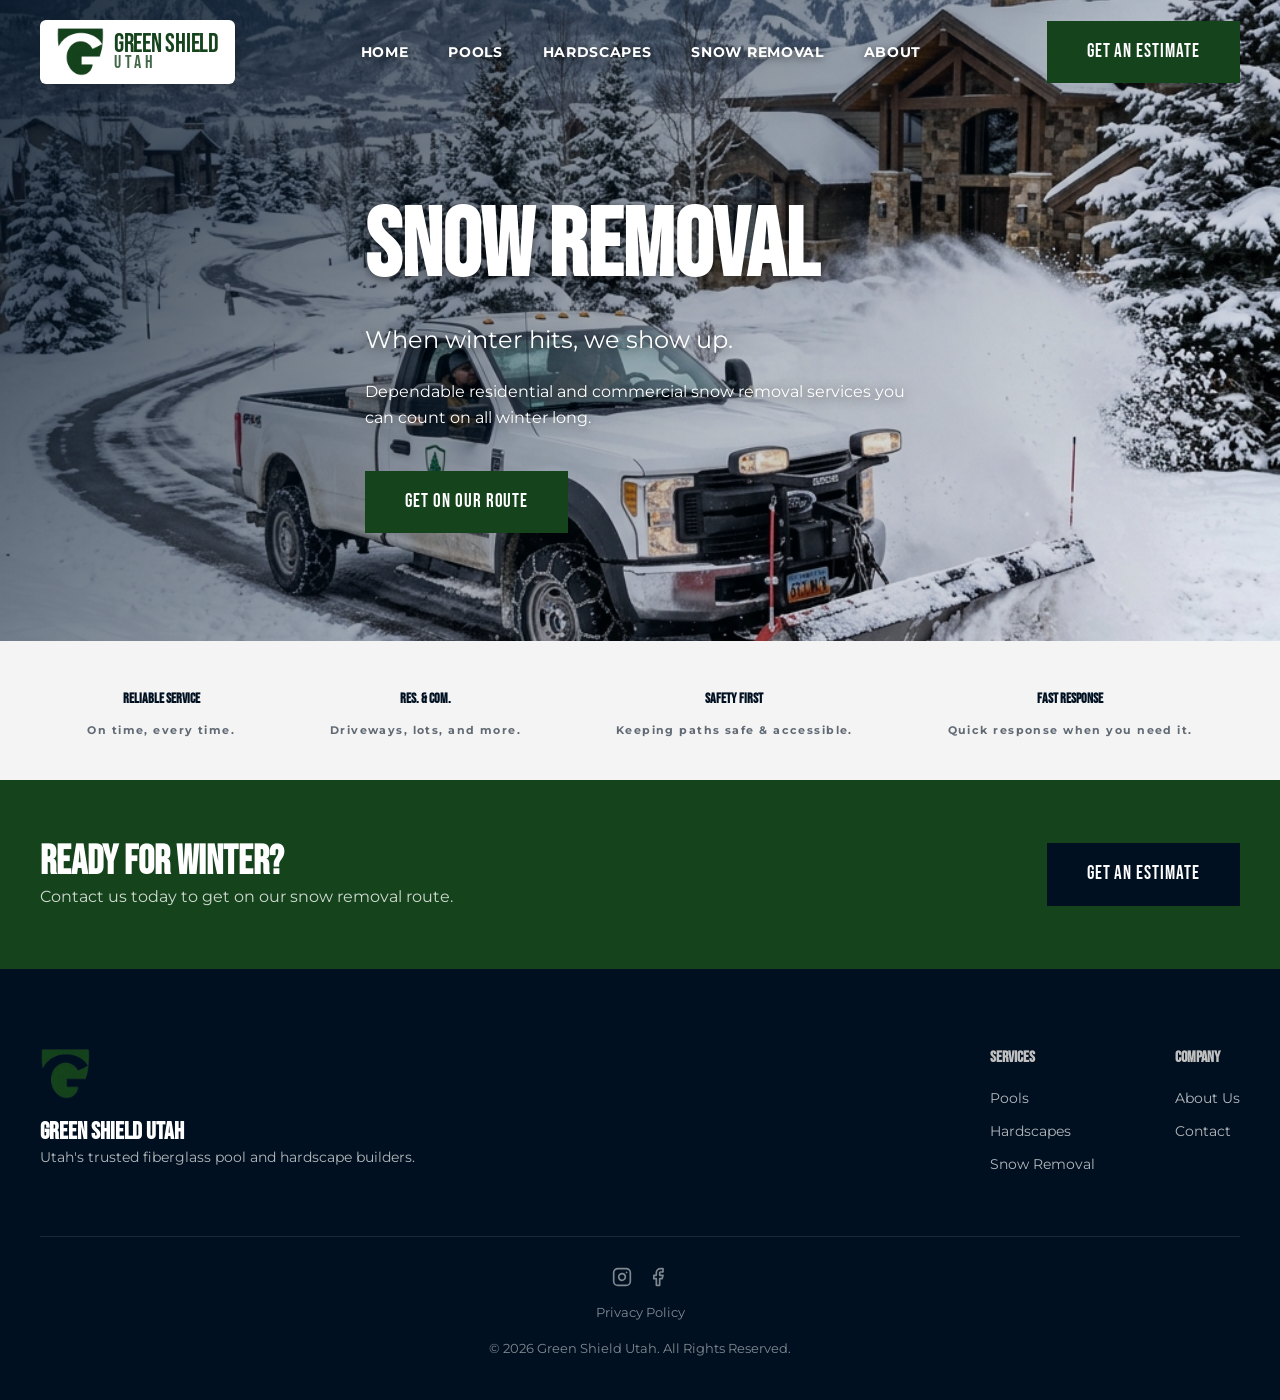
<file: snow.html>
<!DOCTYPE html>
<html lang="en">

<head>
    <meta charset="UTF-8">
    <meta name="viewport" content="width=device-width, initial-scale=1.0">
    <title>Snow Removal | Green Shield Utah</title>
    <meta name="description" content="Reliable residential and commercial snow removal services in Utah.">

    <!-- Fonts -->
    <link rel="preconnect" href="https://fonts.googleapis.com">
    <link rel="preconnect" href="https://fonts.gstatic.com" crossorigin>
    <link href="https://fonts.googleapis.com/css2?family=Bebas+Neue&family=Montserrat:wght@400;600;700&display=swap"
        rel="stylesheet">

    <!-- Favicon -->
    <link rel="icon" type="image/png" href="assets/images/logo.png">

    <!-- Styles -->
    <link rel="stylesheet" href="style.css">
    <!-- HubSpot Tracking Code -->
    <script type="text/javascript" id="hs-script-loader" async defer src="//js.hs-scripts.com/244953477.js"></script>
</head>

<body>

    <header>
        <div class="container">
            <nav>
                <a href="index.html" class="logo-container">
                    <img src="assets/images/transparentlogo.png" alt="Green Shield Utah Logo" class="logo-mark">
                    <div class="logo-text">GREEN SHIELD<br><span
                            style="font-size: 0.7em; letter-spacing: 0.2em; opacity: 0.8;">UTAH</span></div>
                </a>
                <div class="menu-toggle"><span></span><span></span><span></span></div>
                <ul class="nav-links">
                    <li><a href="index.html">Home</a></li>
                    <li><a href="pools.html">Pools</a></li>
                    <li><a href="hardscapes.html">Hardscapes</a></li>
                    <li><a href="snow.html">Snow Removal</a></li>
                    <li><a href="about.html">About</a></li>
                </ul>
                <a href="index.html#contact" class="btn btn-primary">Get an Estimate</a>
            </nav>
        </div>
    </header>

    <main>
        <!-- Snow Hero -->
        <section class="hero" style="background-image: url('assets/images/work-4.jpg');">
            <div class="container">
                <div class="hero-content reveal" style="text-align: left;">
                    <h1 style="font-size: 6rem;">Snow Removal</h1>
                    <p style="font-size: 1.5rem; margin-bottom: 20px;">When winter hits, we show up.</p>
                    <p>Dependable residential and commercial snow removal services you can count on all winter long.</p>
                    <a href="index.html#contact" class="btn btn-primary">Get on our route</a>
                </div>
            </div>
        </section>

        <!-- Snow Features Bar -->
        <section class="feature-bar" style="background: var(--bg-neutral); color: var(--color-navy);">
            <div class="container">
                <div class="feature-list reveal" style="justify-content: space-around;">
                    <div class="feature-item" style="flex-direction: column; text-align: center;">
                        <h4 style="margin-top: 10px;">Reliable Service</h4>
                        <p style="font-size: 0.7rem; text-transform: none; opacity: 0.6; text-align: left;">On time, every time.</p>
                    </div>
                    <div class="feature-item" style="flex-direction: column; text-align: center;">
                        <h4 style="margin-top: 10px;">Res. &amp; Com.</h4>
                        <p style="font-size: 0.7rem; text-transform: none; opacity: 0.6; text-align: left;">Driveways, lots, and more.</p>
                    </div>
                    <div class="feature-item" style="flex-direction: column; text-align: center;">
                        <h4 style="margin-top: 10px;">Safety First</h4>
                        <p style="font-size: 0.7rem; text-transform: none; opacity: 0.6; text-align: left;">Keeping paths safe &amp;
                            accessible.</p>
                    </div>
                    <div class="feature-item" style="flex-direction: column; text-align: center;">
                        <h4 style="margin-top: 10px;">Fast Response</h4>
                        <p style="font-size: 0.7rem; text-transform: none; opacity: 0.6; text-align: left;">Quick response when you need
                            it.</p>
                    </div>
                </div>
            </div>
        </section>

        <!-- Snow CTA -->
        <section style="background: var(--color-forest); color: white; padding: 60px 0;">
            <div class="container">
                <div style="display: flex; justify-content: space-between; align-items: center;" class="reveal">
                    <div>
                        <h2 style="font-size: 2.5rem;">Ready for Winter?</h2>
                        <p style="opacity: 0.8;">Contact us today to get on our snow removal route.</p>
                    </div>
                    <a href="index.html#contact" class="btn btn-primary" style="background: var(--color-navy);">Get an Estimate</a>
                </div>
            </div>
        </section>
    </main>

    <footer style="background: var(--color-navy); color: var(--color-white); padding: 80px 0 40px;">
        <div class="container">
            <div style="display: flex; justify-content: space-between; align-items: flex-start; margin-bottom: 60px;">
                <div>
                    <img src="assets/images/transparentlogo.png" alt="Logo" style="width: 50px; margin-bottom: 20px;">
                    <h3 style="font-size: 1.5rem;">Green Shield Utah</h3>
                    <p style="opacity: 0.7; font-size: 0.9rem;">Utah's trusted fiberglass pool and hardscape builders.</p>
                </div>
                <div style="display: flex; gap: 80px;">
                    <div>
                        <h4 style="margin-bottom: 20px; color: var(--color-mist-gray);">Services</h4>
                        <ul style="opacity: 0.7; font-size: 0.9rem; display: flex; flex-direction: column; gap: 10px;">
                            <li><a href="pools.html">Pools</a></li>
                            <li><a href="hardscapes.html">Hardscapes</a></li>
                            <li><a href="snow.html">Snow Removal</a></li>
                        </ul>
                    </div>
                    <div>
                        <h4 style="margin-bottom: 20px; color: var(--color-mist-gray);">Company</h4>
                        <ul style="opacity: 0.7; font-size: 0.9rem; display: flex; flex-direction: column; gap: 10px;">
                            <li><a href="about.html">About Us</a></li>
                            <li><a href="index.html#contact">Contact</a></li>
                        </ul>
                    </div>
                </div>
            </div>
            <hr style="border: 0; border-top: 1px solid rgba(255,255,255,0.1); margin-bottom: 30px;">
            <div style="display: flex; flex-direction: column; align-items: center; gap: 16px; font-size: 0.8rem; opacity: 0.5; text-align: center;">
                <div style="display: flex; gap: 16px; align-items: center;">
                    <a href="https://www.instagram.com/greenshieldutah/" target="_blank" aria-label="Instagram" style="display: inline-flex; align-items: center; transition: opacity 0.2s;" onmouseover="this.style.opacity='1'" onmouseout="this.style.opacity='0.6'">
                        <svg xmlns="http://www.w3.org/2000/svg" width="20" height="20" viewBox="0 0 24 24" fill="none" stroke="currentColor" stroke-width="2" stroke-linecap="round" stroke-linejoin="round"><rect x="2" y="2" width="20" height="20" rx="5" ry="5"/><path d="M16 11.37A4 4 0 1 1 12.63 8 4 4 0 0 1 16 11.37z"/><line x1="17.5" y1="6.5" x2="17.51" y2="6.5"/></svg>
                    </a>
                    <a href="https://www.facebook.com/Greenshieldutah/" target="_blank" aria-label="Facebook" style="display: inline-flex; align-items: center; transition: opacity 0.2s;" onmouseover="this.style.opacity='1'" onmouseout="this.style.opacity='0.6'">
                        <svg xmlns="http://www.w3.org/2000/svg" width="20" height="20" viewBox="0 0 24 24" fill="none" stroke="currentColor" stroke-width="2" stroke-linecap="round" stroke-linejoin="round"><path d="M18 2h-3a5 5 0 0 0-5 5v3H7v4h3v8h4v-8h3l1-4h-4V7a1 1 0 0 1 1-1h3z"/></svg>
                    </a>
                </div>
                <a href="privacy-policy.html">Privacy Policy</a>
                <p>&copy; 2026 Green Shield Utah. All Rights Reserved.</p>
            </div>
        </div>
    </footer>

    <script src="app.js"></script>
</body>

</html>
</file>
<file: style.css>
/* Design Tokens */
:root {
    /* Primary Colors */
    --color-forest: #15431C;
    --color-navy: #001020;
    --color-white: #FFFFFF;
    
    /* Neutral / Secondary */
    --color-mist-gray: #C0C0C0;
    --color-steel-blue: #29628F;
    --color-warm-brown: #754F44;

    /* Semantic Colors (60/30/10 Rule) */
    --bg-primary: var(--color-white);      /* 60% neutral */
    --bg-neutral: #F4F4F4;                /* 60% neutral */
    --bg-accent: var(--color-forest);     /* 30% brand */
    --text-primary: var(--color-navy);    /* 60% neutral */
    --text-light: var(--color-mist-gray);  /* 60% neutral */
    --accent-steel: var(--color-steel-blue); /* 10% accent */
    --accent-brown: var(--color-warm-brown); /* 10% accent */

    /* Fonts */
    --font-heading: 'Bebas Neue', sans-serif;
    --font-body: 'Montserrat', sans-serif;

    /* Spacing */
    --section-padding: 120px 0;
    --container-max-width: 1400px;
}

/* Reset & Base Styles */
* {
    margin: 0;
    padding: 0;
    box-sizing: border-box;
}

html {
    scroll-behavior: smooth;
}

body {
    font-family: var(--font-body);
    color: var(--text-primary);
    line-height: 1.6;
    background-color: var(--bg-primary);
    overflow-x: hidden;
    -webkit-font-smoothing: antialiased;
}

h1, h2, h3, h4, h5, h6 {
    font-family: var(--font-heading);
    text-transform: uppercase;
    letter-spacing: 0; /* Changed from -0.02em to ensure it looks "straight" */
    font-weight: 700;
    line-height: 1.1; /* Increased from 1 for better visual balance */
}

a {
    text-decoration: none;
    color: inherit;
    transition: all 0.4s cubic-bezier(0.165, 0.84, 0.44, 1);
}

ul {
    list-style: none;
}

img {
    max-width: 100%;
    display: block;
    object-fit: cover;
}

.container {
    max-width: var(--container-max-width);
    margin: 0 auto;
    padding: 0 40px;
}

/* Animations */
.reveal {
    opacity: 0;
    transform: translateY(30px);
    transition: all 0.8s ease-out;
}

.reveal.active {
    opacity: 1;
    transform: translateY(0);
}

/* Typography Utility */
.tight-bebas {
    font-family: var(--font-heading);
    text-transform: uppercase;
    letter-spacing: -0.05em;
}

/* Buttons */
.btn {
    display: inline-block;
    padding: 16px 40px;
    font-family: var(--font-heading);
    font-size: 1.2rem;
    text-transform: uppercase;
    letter-spacing: 0.05em;
    cursor: pointer;
    border: none;
    transition: all 0.3s ease;
    position: relative;
    overflow: hidden;
    z-index: 1;
}

.btn::after {
    content: '';
    position: absolute;
    top: 0;
    left: -100%;
    width: 100%;
    height: 100%;
    background: rgba(255,255,255,0.1);
    transition: left 0.3s ease;
    z-index: -1;
}

.btn:hover::after {
    left: 0;
}

.btn-primary {
    background-color: var(--color-forest);
    color: var(--color-white);
}

.btn-primary:hover {
    transform: translateY(-3px);
    box-shadow: 0 10px 20px rgba(0, 157, 72, 0.3);
}

.btn-navy {
    background-color: var(--color-navy);
    color: var(--color-white);
}

/* Navigation */
header {
    position: fixed;
    top: 0;
    width: 100%;
    z-index: 1000;
    background: transparent;
    transition: transform 0.4s cubic-bezier(0.165, 0.84, 0.44, 1), background 0.4s ease, padding 0.4s ease;
    padding: 20px 0;
}

header.header-hidden {
    transform: translateY(-100%);
}

header.scrolled {
    background: rgba(255, 255, 255, 0.98);
    backdrop-filter: blur(10px);
    padding: 10px 0;
    box-shadow: 0 4px 30px rgba(0,0,0,0.05);
}

nav {
    display: flex;
    justify-content: space-between;
    align-items: center;
}

.logo-container {
    display: flex;
    align-items: center;
    gap: 10px; /* Reduced gap for a tighter, more integrated look */
    background: var(--color-white);
    padding: 8px 16px;
    border-radius: 6px;
    box-shadow: 0 4px 15px rgba(0, 0, 0, 0.15);
    text-decoration: none;
}

.logo-mark {
    width: 48px; /* Slightly increased for better presence */
    transition: transform 0.3s ease;
}

header.scrolled .logo-text {
    color: var(--color-forest);
    text-shadow: none;
}

.logo-text {
    font-family: var(--font-heading);
    font-size: 1.6rem;
    color: var(--color-forest);
    line-height: 0.85; /* Tighter line-height for the stacked logo text */
    letter-spacing: -0.01em;
    display: flex;
    flex-direction: column;
    justify-content: center;
    text-shadow: none;
}

.nav-links {
    display: flex;
    gap: 40px;
}

.nav-links a {
    font-size: 0.85rem;
    font-weight: 700;
    text-transform: uppercase;
    color: var(--color-white);
    letter-spacing: 0.05em;
    text-shadow: 0 2px 8px rgba(0, 0, 0, 0.6);
}

header.scrolled .nav-links a {
    color: var(--color-navy);
    text-shadow: none;
}

header.scrolled .nav-links a:hover {
    color: var(--color-forest);
}

/* Hero Section */
.hero {
    min-height: 80vh; /* Changed from height: 100vh for more flexibility */
    display: flex;
    align-items: center;
    background-size: cover;
    background-position: center;
    position: relative;
    color: var(--color-white);
    padding: 100px 0; /* Ensures content doesn't hit edges on smaller screens */
}

/* Specific height for subpage heroes to look better */
body:not(.home-page) .hero {
    min-height: 60vh;
}

.hero::before {
    content: '';
    position: absolute;
    top: 0;
    left: 0;
    right: 0;
    bottom: 0;
    background: linear-gradient(135deg, rgba(0,16,32,0.85) 0%, rgba(0,16,32,0.2) 60%, transparent 100%);
}

.hero-content {
    position: relative;
    max-width: 900px;
    padding-top: 100px; /* Increased for better "pacing" from the header */
}

.hero h1 {
    font-size: clamp(4rem, 8vw, 7rem);
    line-height: 1; /* Increased from 0.85 for "straightness" */
    margin-bottom: 25px;
    text-shadow: 0 2px 8px rgba(0, 0, 0, 0.5);
}

p {
    max-width: 700px; /* Ensures professional line lengths */
}

.hero p {
    max-width: 550px;
    margin-bottom: 40px;
    font-weight: 400;
    text-shadow: 0 2px 12px rgba(0, 0, 0, 0.6);
}

/* Services Bar */
.services-bar {
    background: var(--color-navy);
    color: var(--color-white);
    padding: 80px 0;
    position: relative;
    z-index: 10;
}

.services-grid {
    display: grid;
    grid-template-columns: repeat(3, 1fr);
    gap: 60px;
}

.service-card h3 {
    font-size: 2.5rem;
    margin-bottom: 20px;
    color: var(--color-mist-gray);
}

.service-card p {
    font-size: 1rem;
    margin-bottom: 25px;
    opacity: 0.7;
    font-weight: 300;
}

.learn-more {
    font-family: var(--font-heading);
    text-transform: uppercase;
    display: flex;
    align-items: center;
    gap: 12px;
    font-size: 1.1rem;
    color: var(--color-white);
}

.learn-more:hover {
    gap: 20px;
    color: var(--color-mist-gray);
}

/* Feature Bar */
.feature-bar {
    background: var(--color-forest);
    color: var(--color-white);
    padding: 40px 0;
}

.feature-list {
    display: flex;
    justify-content: space-between;
    align-items: center;
}

.feature-item {
    display: flex;
    align-items: center;
    gap: 15px;
    font-size: 0.9rem;
    font-weight: 700;
    text-transform: uppercase;
    letter-spacing: 0.1em;
}

.feature-item span {
    font-size: 1.5rem;
    color: var(--color-mist-gray);
}

/* Image Grid */
.gallery-grid {
    display: grid;
    grid-template-columns: repeat(4, 1fr);
    gap: 20px;
}

.gallery-grid img {
    width: 100%;
    aspect-ratio: 1;
    transition: transform 0.5s ease;
}

.gallery-grid img:hover {
    transform: scale(1.05);
}

/* Footer */
footer h3 {
    color: var(--color-white);
}

/* Mobile Navigation Toggle */
.menu-toggle {
    display: none;
    flex-direction: column;
    gap: 6px;
    cursor: pointer;
    z-index: 1001;
}

.menu-toggle span {
    width: 30px;
    height: 2px;
    background: var(--color-navy);
    transition: all 0.3s ease;
}

header:not(.scrolled) .menu-toggle span {
    background: var(--color-white);
}

@media (max-width: 992px) {
    .nav-links {
        position: fixed;
        top: 0;
        right: -100%;
        width: 80%;
        height: 100dvh; /* Use dynamic viewport height for mobile browsers */
        background: var(--color-white);
        display: flex;
        flex-direction: column;
        justify-content: center;
        align-items: center;
        gap: 50px; /* Increased for better touch targets */
        padding: 0;
        margin: 0;
        transition: 0.5s cubic-bezier(0.165, 0.84, 0.44, 1);
        box-shadow: -10px 0 30px rgba(0,0,0,0.1);
        z-index: 1000;
    }

    .nav-links.active {
        right: 0;
    }

    .nav-links li a {
        color: var(--color-navy) !important;
        font-size: 1.5rem;
        text-shadow: none !important;
    }

    .menu-toggle {
        display: flex;
    }

    .menu-toggle.active span:nth-child(1) {
        transform: translateY(8px) rotate(45deg);
        background: var(--color-navy) !important;
    }
    .menu-toggle.active span:nth-child(2) {
        opacity: 0;
    }
    .menu-toggle.active span:nth-child(3) {
        transform: translateY(-8px) rotate(-45deg);
        background: var(--color-navy) !important;
    }

    header nav .btn-primary {
        display: none;
    }

    /* Mobile Logo refinement */
    .logo-container {
        padding: 6px 12px;
    }
    .logo-mark {
        width: 38px;
    }
    .logo-text {
        font-size: 1.2rem;
    }
}

/* Global Overflow Fix */
html, body {
    overflow-x: hidden;
    width: 100%;
    position: relative;
}

img {
    max-width: 100%;
    height: auto;
}

@media (max-width: 992px) {
    /* Existing mobile nav styles... */
}

@media (max-width: 768px) {
    .hero { min-height: 60vh; padding: 40px 0; }
    .hero-content { padding-top: 60px; }
    .hero-content h1, h1 { font-size: 3.2rem !important; line-height: 1.1; margin-bottom: 20px; }
    h2 { font-size: 2.4rem !important; margin-bottom: 20px !important; }
    p { font-size: 0.95rem; }
    
    .container { 
        padding: 0 20px; 
        width: 100%;
        overflow: hidden; /* Prevent children from leaking out */
    }

    /* Universal Grid Stacking - Robust Fix */
    section div[style*="display: grid"],
    section .gallery-grid,
    section .services-grid {
        grid-template-columns: 1fr !important;
        gap: 30px !important;
        width: 100% !important;
    }

    /* Reduce huge section padding on mobile */
    section[style*="padding: 120px 0"] {
        padding: 80px 0 !important;
    }
    section[style*="padding: 100px 0"] {
        padding: 60px 0 !important;
    }
    
    /* Partner logos optimization */
    div[style*="flex-wrap: wrap"] img {
        height: auto !important;
        width: 120px !important;
        max-width: 40% !important;
    }

    .services-bar { margin-top: 0; padding: 40px 0; }
    .services-grid { background: none; box-shadow: none; padding: 0; }
    .service-card { 
        border-bottom: 1px solid rgba(0,0,0,0.05); 
        padding: 30px 0;
        width: 100%;
    }

    .feature-list { 
        flex-direction: column; 
        gap: 20px; 
        align-items: flex-start; 
        text-align: left;
        width: 100%;
    }

    /* Fix About page overlapping boxes */
    #about [style*="margin-top: -60px"] {
        margin-top: 0 !important;
        margin-left: 0 !important;
        padding: 40px 20px !important;
        width: 100% !important;
        box-sizing: border-box;
    }

    /* Ensure forms don't overflow */
    #contact form {
        padding: 30px 20px !important;
        width: 100% !important;
        box-sizing: border-box;
    }

    #contact input, #contact select, #contact textarea {
        width: 100% !important;
        box-sizing: border-box;
    }

    #contact [style*="display: grid"] {
        grid-template-columns: 1fr !important;
    }

    footer .container > div:first-child {
        flex-direction: column !important;
        gap: 40px !important;
        align-items: flex-start !important;
    }
    footer .container > div:first-child > div:last-child {
        flex-direction: column !important;
        gap: 30px !important;
    }
    footer .container > div:last-child {
        flex-direction: column !important;
        gap: 20px !important;
        align-items: center !important;
    }
    
    .logo-text {
        font-size: 1.2rem;
    }
}


/* Toast Animations */
@keyframes slideDown {
    from {
        transform: translate(-50%, -20px);
        opacity: 0;
    }
    to {
        transform: translate(-50%, 0);
        opacity: 1;
    }
}
</file>
